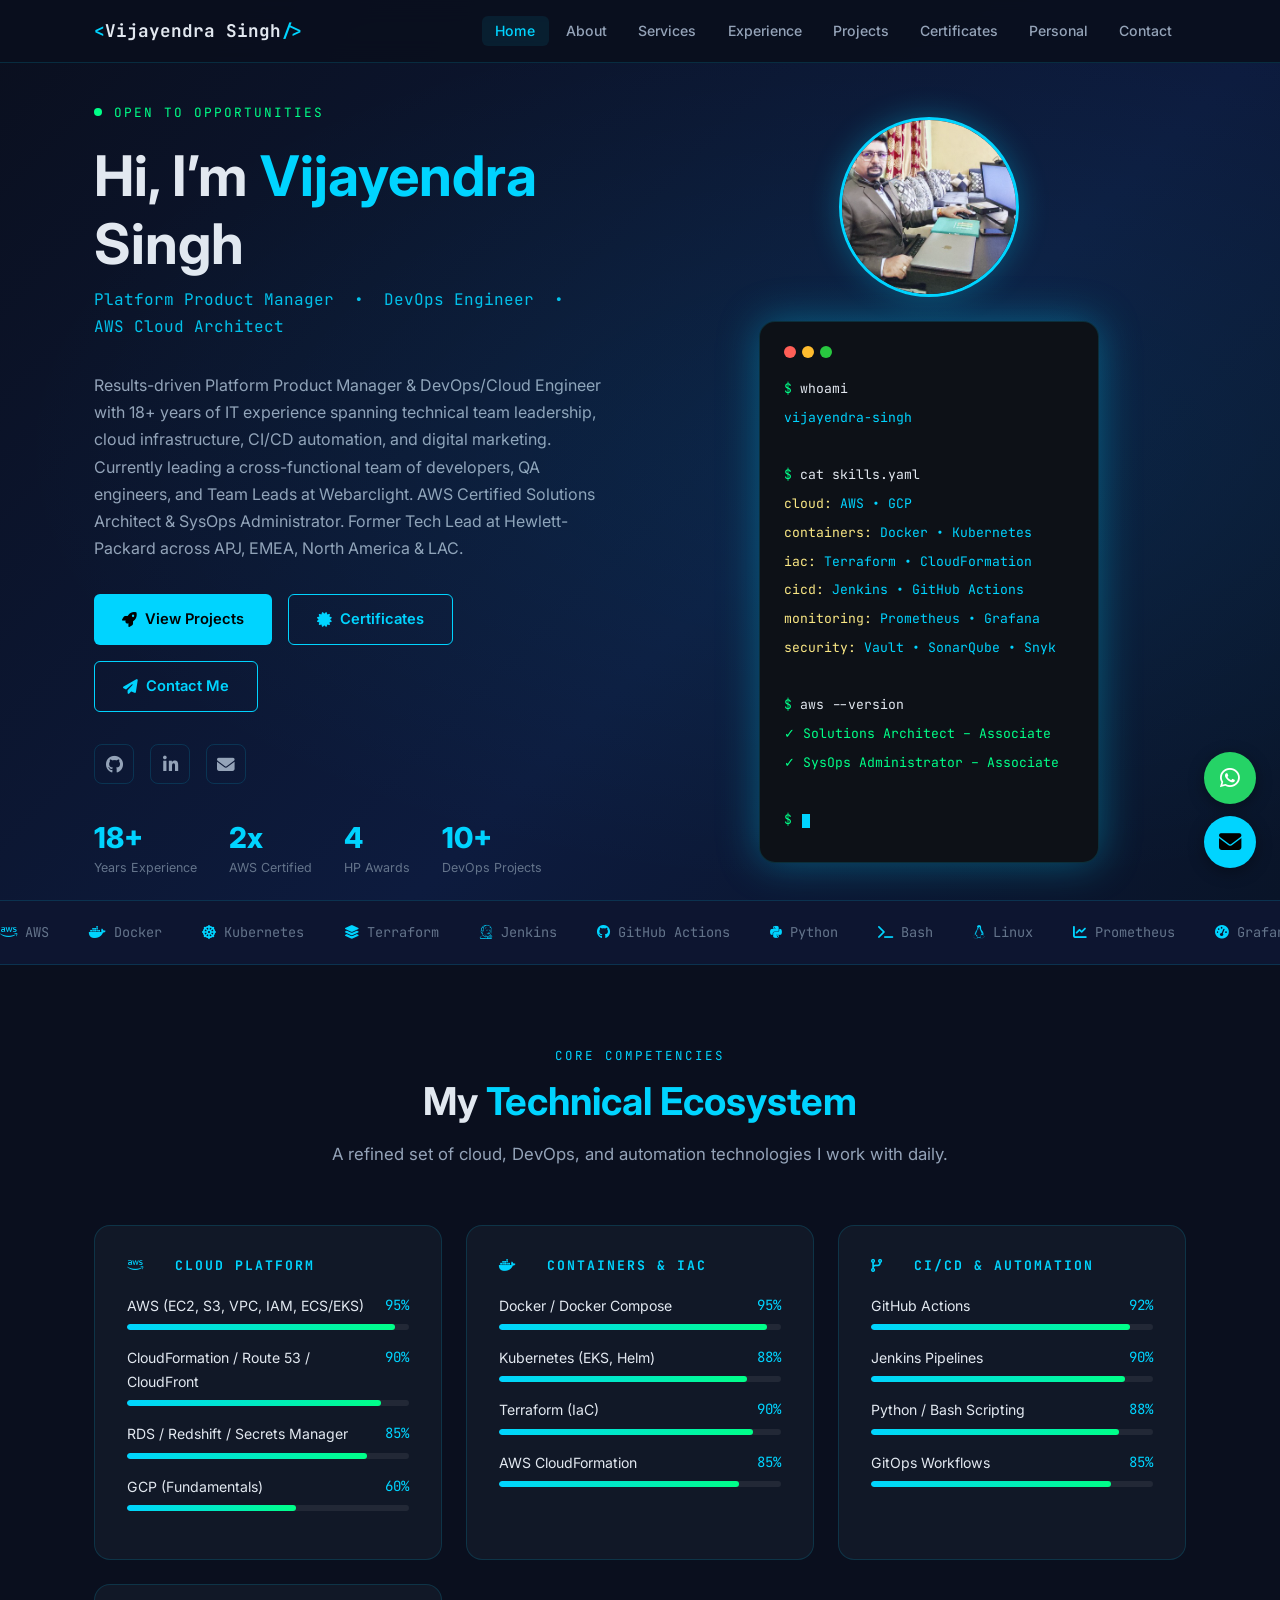
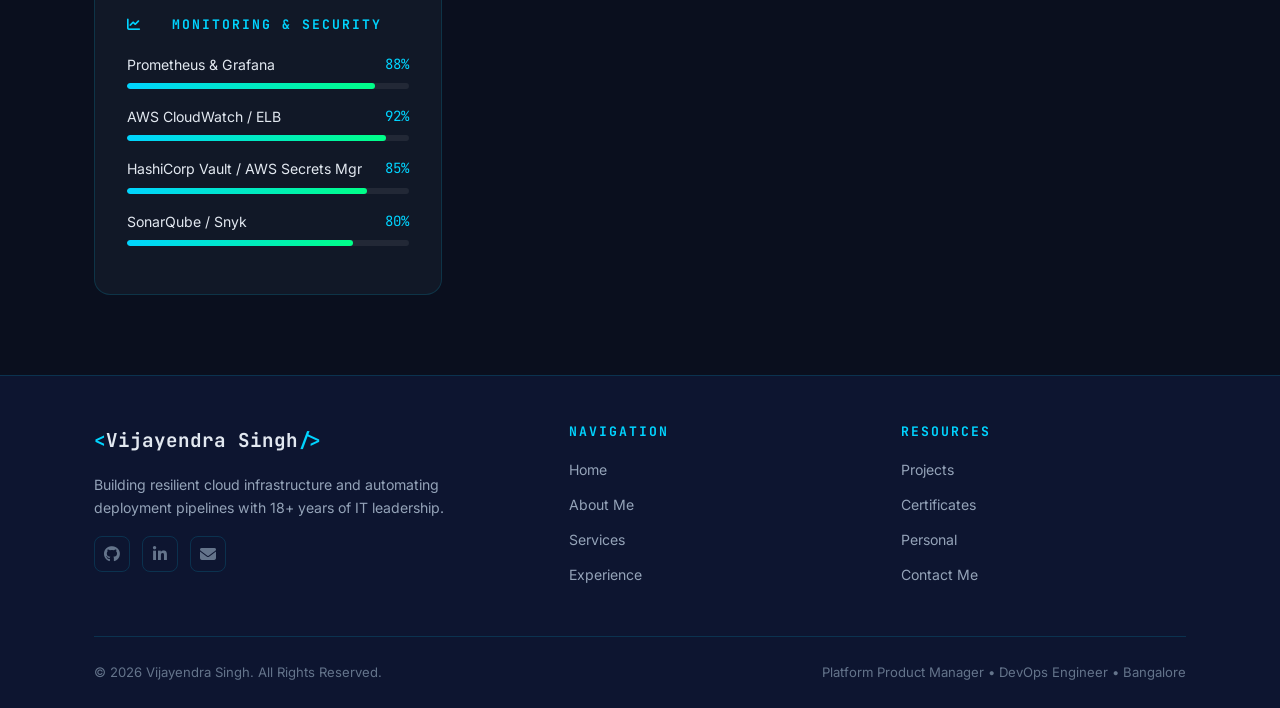
<file: index.html>
<!DOCTYPE html>
<html lang="en">
<head>
  <meta charset="UTF-8">
  <meta name="viewport" content="width=device-width, initial-scale=1.0">
  <link rel="stylesheet" href="assets/css/style.css">
  <link rel="stylesheet" href="https://cdnjs.cloudflare.com/ajax/libs/font-awesome/6.5.0/css/all.min.css">
  <link rel="preconnect" href="https://fonts.googleapis.com">
  <link href="https://fonts.googleapis.com/css2?family=Inter:wght@400;500;600;700;800&family=JetBrains+Mono:wght@400;600;700&display=swap" rel="stylesheet">
  <title>Vijayendra Singh | Platform Product Manager &amp; DevOps Engineer</title>
  <meta name="description" content="Platform Product Manager and DevOps Engineer with 18+ years of IT experience. AWS Certified, ex-Hewlett-Packard Tech Lead.">
</head>
<body>
<nav class="navbar">
  <div class="container">
    <a href="index.html" class="nav-logo">&lt;<span>Vijayendra Singh</span>/&gt;</a>
    <ul class="nav-links" id="navLinks">
      <li><a href="index.html">Home</a></li>
      <li><a href="about.html">About</a></li>
      <li><a href="services.html">Services</a></li>
      <li><a href="experience.html">Experience</a></li>
      <li><a href="projects.html">Projects</a></li>
      <li><a href="certificates.html">Certificates</a></li>
      <li><a href="personal/index.html">Personal</a></li>
      <li><a href="contact.html">Contact</a></li>
    </ul>
    <span class="nav-toggle" onclick="document.getElementById('navLinks').classList.toggle('open')">&#9776;</span>
  </div>
</nav>

<!-- HERO -->
<section class="hero">
  <div class="container">
    <div class="hero-grid">
      <div class="hero-content">
        <div class="hero-label">
          <span class="hero-label-dot"></span>
          <span class="hero-label-text">Open to opportunities</span>
        </div>
        <h1>Hi, I&rsquo;m <span>Vijayendra</span> Singh</h1>
        <p class="hero-subtitle">Platform Product Manager &nbsp;&bull;&nbsp; DevOps Engineer &nbsp;&bull;&nbsp; AWS Cloud Architect</p>
        <p>Results-driven Platform Product Manager &amp; DevOps/Cloud Engineer with 18+ years of IT experience spanning technical team leadership, cloud infrastructure, CI/CD automation, and digital marketing. Currently leading a cross-functional team of developers, QA engineers, and Team Leads at Webarclight. AWS Certified Solutions Architect &amp; SysOps Administrator. Former Tech Lead at Hewlett-Packard across APJ, EMEA, North America &amp; LAC.</p>
        <div class="hero-cta">
          <a href="projects.html" class="btn btn-primary"><i class="fas fa-rocket"></i> View Projects</a>
          <a href="certificates.html" class="btn btn-outline"><i class="fas fa-certificate"></i> Certificates</a>
          <a href="contact.html" class="btn btn-outline"><i class="fas fa-paper-plane"></i> Contact Me</a>
        </div>
        <div class="hero-social">
          <a href="https://github.com/vizz-bob" target="_blank" title="GitHub"><i class="fab fa-github"></i></a>
          <a href="https://www.linkedin.com/in/vijayendra-s/" target="_blank" title="LinkedIn"><i class="fab fa-linkedin-in"></i></a>
          <a href="mailto:vizz.bob@gmail.com" title="Email"><i class="fas fa-envelope"></i></a>
        </div>
        <div class="hero-stats">
          <div class="stat"><div class="stat-number">18+</div><div class="stat-label">Years Experience</div></div>
          <div class="stat"><div class="stat-number">2x</div><div class="stat-label">AWS Certified</div></div>
          <div class="stat"><div class="stat-number">4</div><div class="stat-label">HP Awards</div></div>
          <div class="stat"><div class="stat-number">10+</div><div class="stat-label">DevOps Projects</div></div>
        </div>
      </div>
      <div class="hero-visual">
        <div style="display:flex;flex-direction:column;align-items:center;gap:1.5rem">
        <div style="width:180px;height:180px;border-radius:50%;border:3px solid var(--accent-cyan);box-shadow:0 0 30px rgba(0,212,255,0.3);overflow:hidden;flex-shrink:0">
          <img src="assets/images/profile.jpg" alt="Vijayendra Singh"
               style="width:100%;height:100%;object-fit:cover"
               onerror="this.parentElement.style.background='rgba(0,212,255,0.1)';this.parentElement.innerHTML='<i class=\'fas fa-user-astronaut\' style=\'font-size:4rem;color:var(--accent-cyan);display:flex;align-items:center;justify-content:center;height:100%\'></i>'">
        </div>
        <div class="hero-terminal">
          <div class="terminal-bar">
            <span class="t-red"></span><span class="t-yellow"></span><span class="t-green"></span>
          </div>
          <div class="terminal-line"><span class="t-prompt">$</span> <span class="t-cmd">whoami</span></div>
          <div class="terminal-line"><span class="t-cyan">vijayendra-singh</span></div>
          <div class="terminal-line">&nbsp;</div>
          <div class="terminal-line"><span class="t-prompt">$</span> <span class="t-cmd">cat skills.yaml</span></div>
          <div class="terminal-line"><span class="t-yellow">cloud:</span> <span class="t-cyan">AWS &bull; GCP</span></div>
          <div class="terminal-line"><span class="t-yellow">containers:</span> <span class="t-cyan">Docker &bull; Kubernetes</span></div>
          <div class="terminal-line"><span class="t-yellow">iac:</span> <span class="t-cyan">Terraform &bull; CloudFormation</span></div>
          <div class="terminal-line"><span class="t-yellow">cicd:</span> <span class="t-cyan">Jenkins &bull; GitHub Actions</span></div>
          <div class="terminal-line"><span class="t-yellow">monitoring:</span> <span class="t-cyan">Prometheus &bull; Grafana</span></div>
          <div class="terminal-line"><span class="t-yellow">security:</span> <span class="t-cyan">Vault &bull; SonarQube &bull; Snyk</span></div>
          <div class="terminal-line">&nbsp;</div>
          <div class="terminal-line"><span class="t-prompt">$</span> <span class="t-cmd">aws --version</span></div>
          <div class="terminal-line"><span class="t-success">&#10003; Solutions Architect – Associate</span></div>
          <div class="terminal-line"><span class="t-success">&#10003; SysOps Administrator – Associate</span></div>
          <div class="terminal-line">&nbsp;</div>
          <div class="terminal-line"><span class="t-prompt">$</span> <span class="t-cursor"></span><span class="cursor"></span></div>
        </div>
        </div><!-- end flex column -->
      </div>
    </div>
  </div>
</section>

<!-- TECH STRIP -->
<div class="tech-strip">
  <div class="tech-strip-inner">
    <span class="tech-item"><i class="fab fa-aws"></i> AWS</span>
    <span class="tech-item"><i class="fab fa-docker"></i> Docker</span>
    <span class="tech-item"><i class="fas fa-dharmachakra"></i> Kubernetes</span>
    <span class="tech-item"><i class="fas fa-layer-group"></i> Terraform</span>
    <span class="tech-item"><i class="fab fa-jenkins"></i> Jenkins</span>
    <span class="tech-item"><i class="fab fa-github"></i> GitHub Actions</span>
    <span class="tech-item"><i class="fab fa-python"></i> Python</span>
    <span class="tech-item"><i class="fas fa-terminal"></i> Bash</span>
    <span class="tech-item"><i class="fab fa-linux"></i> Linux</span>
    <span class="tech-item"><i class="fas fa-chart-line"></i> Prometheus</span>
    <span class="tech-item"><i class="fas fa-tachometer-alt"></i> Grafana</span>
    <span class="tech-item"><i class="fas fa-shield-alt"></i> Vault</span>
    <!-- duplicate for seamless loop -->
    <span class="tech-item"><i class="fab fa-aws"></i> AWS</span>
    <span class="tech-item"><i class="fab fa-docker"></i> Docker</span>
    <span class="tech-item"><i class="fas fa-dharmachakra"></i> Kubernetes</span>
    <span class="tech-item"><i class="fas fa-layer-group"></i> Terraform</span>
    <span class="tech-item"><i class="fab fa-jenkins"></i> Jenkins</span>
    <span class="tech-item"><i class="fab fa-github"></i> GitHub Actions</span>
    <span class="tech-item"><i class="fab fa-python"></i> Python</span>
    <span class="tech-item"><i class="fas fa-terminal"></i> Bash</span>
    <span class="tech-item"><i class="fab fa-linux"></i> Linux</span>
    <span class="tech-item"><i class="fas fa-chart-line"></i> Prometheus</span>
    <span class="tech-item"><i class="fas fa-tachometer-alt"></i> Grafana</span>
    <span class="tech-item"><i class="fas fa-shield-alt"></i> Vault</span>
  </div>
</div>

<!-- CORE COMPETENCIES -->
<section class="section">
  <div class="container">
    <div class="section-header text-center">
      <div class="section-label">Core Competencies</div>
      <h2 class="section-title">My <span>Technical Ecosystem</span></h2>
      <p class="section-subtitle">A refined set of cloud, DevOps, and automation technologies I work with daily.</p>
    </div>
    <div class="skills-grid">
      <div class="card skill-category">
        <h4><i class="fab fa-aws"></i> &nbsp; Cloud Platform</h4>
        <div class="skill-bar-wrap"><div class="skill-bar-header"><span>AWS (EC2, S3, VPC, IAM, ECS/EKS)</span><span>95%</span></div><div class="skill-bar"><div class="skill-fill" style="width:95%"></div></div></div>
        <div class="skill-bar-wrap"><div class="skill-bar-header"><span>CloudFormation / Route 53 / CloudFront</span><span>90%</span></div><div class="skill-bar"><div class="skill-fill" style="width:90%"></div></div></div>
        <div class="skill-bar-wrap"><div class="skill-bar-header"><span>RDS / Redshift / Secrets Manager</span><span>85%</span></div><div class="skill-bar"><div class="skill-fill" style="width:85%"></div></div></div>
        <div class="skill-bar-wrap"><div class="skill-bar-header"><span>GCP (Fundamentals)</span><span>60%</span></div><div class="skill-bar"><div class="skill-fill" style="width:60%"></div></div></div>
      </div>
      <div class="card skill-category">
        <h4><i class="fab fa-docker"></i> &nbsp; Containers &amp; IaC</h4>
        <div class="skill-bar-wrap"><div class="skill-bar-header"><span>Docker / Docker Compose</span><span>95%</span></div><div class="skill-bar"><div class="skill-fill" style="width:95%"></div></div></div>
        <div class="skill-bar-wrap"><div class="skill-bar-header"><span>Kubernetes (EKS, Helm)</span><span>88%</span></div><div class="skill-bar"><div class="skill-fill" style="width:88%"></div></div></div>
        <div class="skill-bar-wrap"><div class="skill-bar-header"><span>Terraform (IaC)</span><span>90%</span></div><div class="skill-bar"><div class="skill-fill" style="width:90%"></div></div></div>
        <div class="skill-bar-wrap"><div class="skill-bar-header"><span>AWS CloudFormation</span><span>85%</span></div><div class="skill-bar"><div class="skill-fill" style="width:85%"></div></div></div>
      </div>
      <div class="card skill-category">
        <h4><i class="fas fa-code-branch"></i> &nbsp; CI/CD &amp; Automation</h4>
        <div class="skill-bar-wrap"><div class="skill-bar-header"><span>GitHub Actions</span><span>92%</span></div><div class="skill-bar"><div class="skill-fill" style="width:92%"></div></div></div>
        <div class="skill-bar-wrap"><div class="skill-bar-header"><span>Jenkins Pipelines</span><span>90%</span></div><div class="skill-bar"><div class="skill-fill" style="width:90%"></div></div></div>
        <div class="skill-bar-wrap"><div class="skill-bar-header"><span>Python / Bash Scripting</span><span>88%</span></div><div class="skill-bar"><div class="skill-fill" style="width:88%"></div></div></div>
        <div class="skill-bar-wrap"><div class="skill-bar-header"><span>GitOps Workflows</span><span>85%</span></div><div class="skill-bar"><div class="skill-fill" style="width:85%"></div></div></div>
      </div>
      <div class="card skill-category">
        <h4><i class="fas fa-chart-line"></i> &nbsp; Monitoring &amp; Security</h4>
        <div class="skill-bar-wrap"><div class="skill-bar-header"><span>Prometheus &amp; Grafana</span><span>88%</span></div><div class="skill-bar"><div class="skill-fill" style="width:88%"></div></div></div>
        <div class="skill-bar-wrap"><div class="skill-bar-header"><span>AWS CloudWatch / ELB</span><span>92%</span></div><div class="skill-bar"><div class="skill-fill" style="width:92%"></div></div></div>
        <div class="skill-bar-wrap"><div class="skill-bar-header"><span>HashiCorp Vault / AWS Secrets Mgr</span><span>85%</span></div><div class="skill-bar"><div class="skill-fill" style="width:85%"></div></div></div>
        <div class="skill-bar-wrap"><div class="skill-bar-header"><span>SonarQube / Snyk</span><span>80%</span></div><div class="skill-bar"><div class="skill-fill" style="width:80%"></div></div></div>
      </div>
    </div>
  </div>
</section>

<footer>
  <div class="container">
    <div class="footer-top">
      <div class="footer-brand">
        <div class="nav-logo">&lt;<span>Vijayendra Singh</span>/&gt;</div>
        <p>Building resilient cloud infrastructure and automating deployment pipelines with 18+ years of IT leadership.</p>
        <div class="footer-social">
          <a href="https://github.com/vizz-bob" target="_blank"><i class="fab fa-github"></i></a>
          <a href="https://www.linkedin.com/in/vijayendra-s/" target="_blank"><i class="fab fa-linkedin-in"></i></a>
          <a href="mailto:vizz.bob@gmail.com"><i class="fas fa-envelope"></i></a>
        </div>
      </div>
      <div class="footer-col">
        <h4>Navigation</h4>
        <ul>
          <li><a href="index.html">Home</a></li>
          <li><a href="about.html">About Me</a></li>
          <li><a href="services.html">Services</a></li>
          <li><a href="experience.html">Experience</a></li>
        </ul>
      </div>
      <div class="footer-col">
        <h4>Resources</h4>
        <ul>
          <li><a href="projects.html">Projects</a></li>
          <li><a href="certificates.html">Certificates</a></li>
      <li><a href="personal/index.html">Personal</a></li>
          <li><a href="contact.html">Contact Me</a></li>
        </ul>
      </div>
    </div>
    <div class="footer-bottom">
      <span>&copy; 2026 Vijayendra Singh. All Rights Reserved.</span>
      <span>Platform Product Manager &bull; DevOps Engineer &bull; Bangalore</span>
    </div>
  </div>
</footer>
<script>
  // Highlight active nav link
  const links = document.querySelectorAll('.nav-links a');
  links.forEach(l => { if(l.href === location.href) l.classList.add('active'); });
</script>

<!-- FLOATING CHAT BUTTONS -->
<div class="float-chat-wrap">
  <a href="https://wa.me/919036336111?text=Hi%20Vijayendra%2C%20I%20found%20your%20portfolio%20and%20would%20like%20to%20connect!" 
     target="_blank" class="float-btn whatsapp" title="WhatsApp">
    <i class="fab fa-whatsapp"></i>
    <span class="float-tooltip">Chat on WhatsApp</span>
  </a>
  <a href="mailto:vizz.bob@gmail.com?subject=Portfolio%20Enquiry" 
     class="float-btn email-btn" title="Email">
    <i class="fas fa-envelope"></i>
    <span class="float-tooltip">Send Email</span>
  </a>
</div>
</body>
</html>
</file>
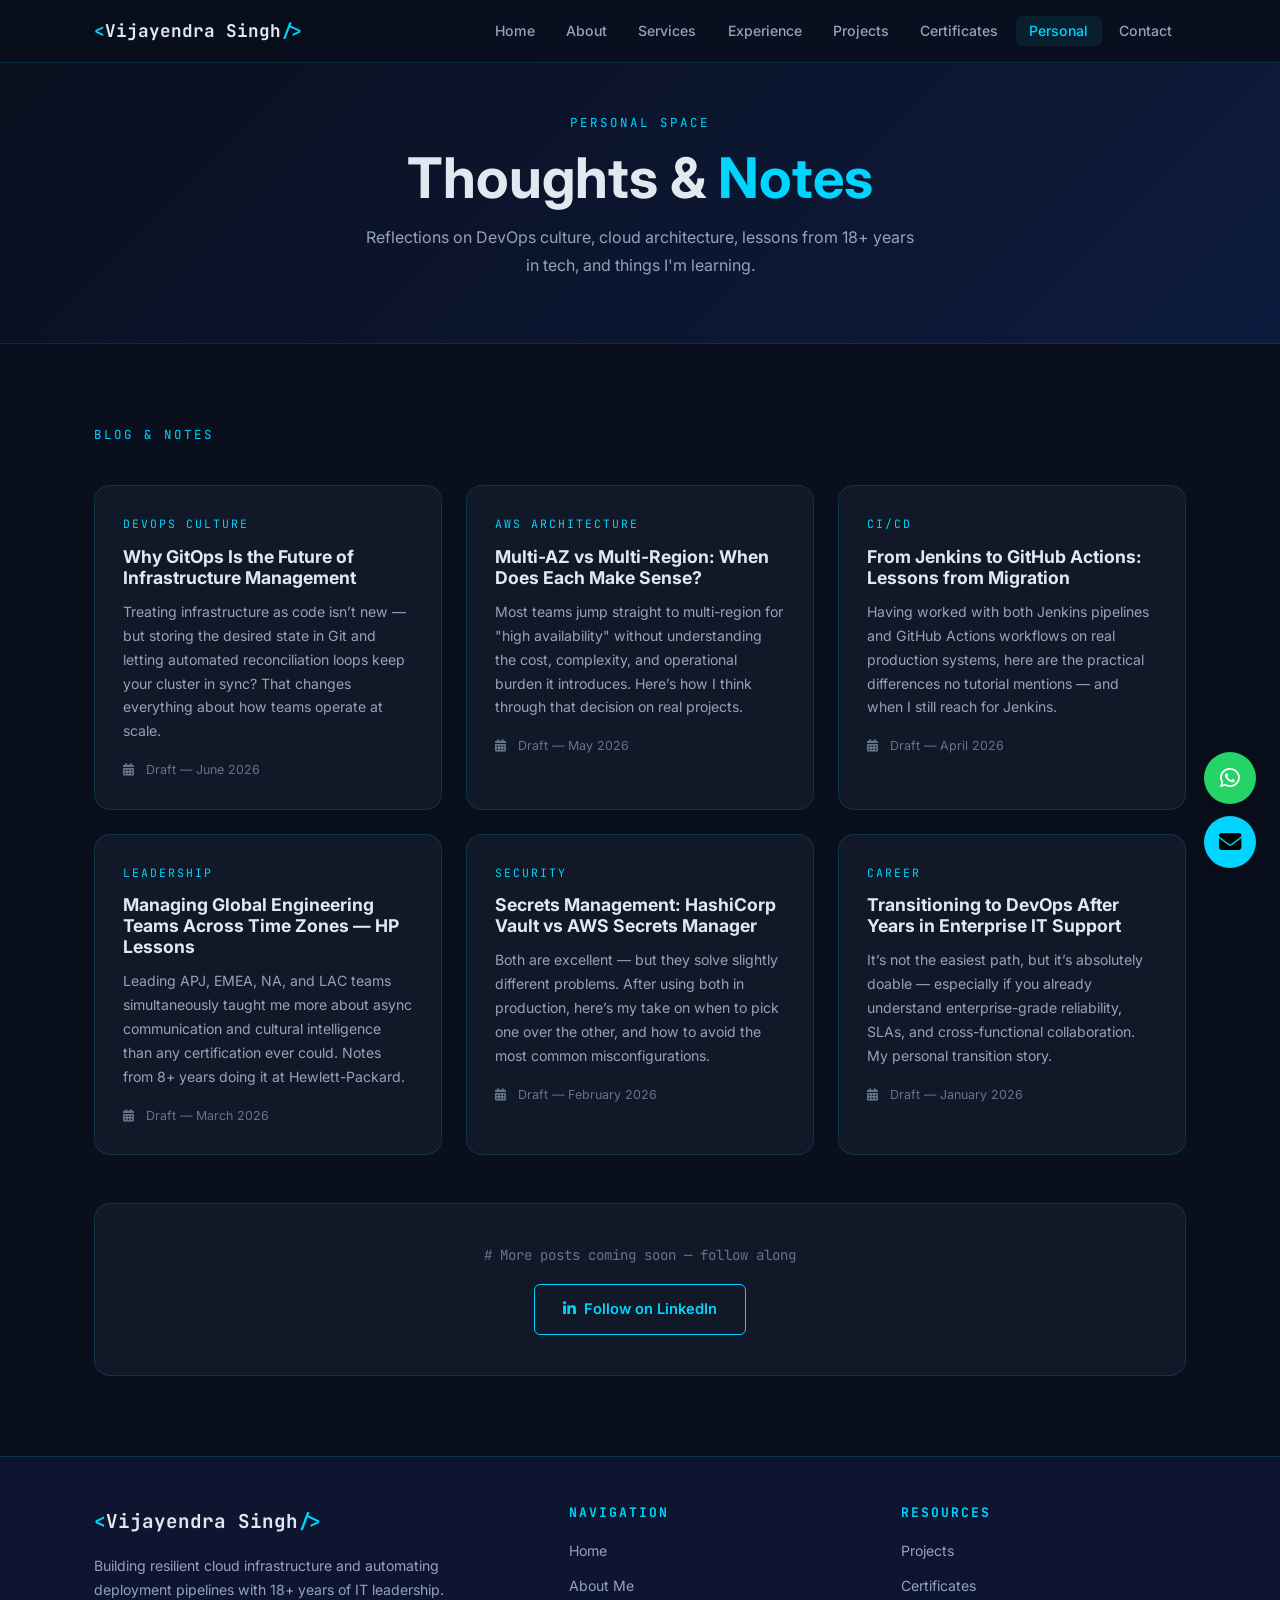
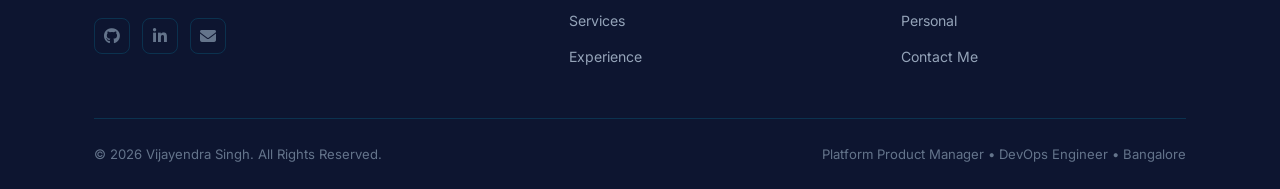
<file: personal/index.html>
<!DOCTYPE html>
<html lang="en">
<head>
  <meta charset="UTF-8"><meta name="viewport" content="width=device-width, initial-scale=1.0">
  <title>Personal | Vijayendra Singh</title>
  <meta name="description" content="Personal notes, blog posts, and thoughts on DevOps, cloud, and technology by Vijayendra Singh.">
  <link rel="stylesheet" href="../assets/css/style.css">
  <link rel="stylesheet" href="https://cdnjs.cloudflare.com/ajax/libs/font-awesome/6.5.0/css/all.min.css">
  <link href="https://fonts.googleapis.com/css2?family=Inter:wght@400;500;600;700;800&family=JetBrains+Mono:wght@400;600;700&display=swap" rel="stylesheet">
</head>
<body>
<nav class="navbar">
  <div class="container">
    <a href="../index.html" class="nav-logo">&lt;<span>Vijayendra Singh</span>/&gt;</a>
    <ul class="nav-links" id="navLinks">
      <li><a href="../index.html">Home</a></li>
      <li><a href="../about.html">About</a></li>
      <li><a href="../services.html">Services</a></li>
      <li><a href="../experience.html">Experience</a></li>
      <li><a href="../projects.html">Projects</a></li>
      <li><a href="../certificates.html">Certificates</a></li>
      <li><a href="index.html">Personal</a></li>
      <li><a href="../contact.html">Contact</a></li>
    </ul>
    <span class="nav-toggle" onclick="document.getElementById('navLinks').classList.toggle('open')">&#9776;</span>
  </div>
</nav>
<div class="page-hero">
  <div class="container">
    <div class="section-label">Personal Space</div>
    <h1>Thoughts &amp; <span style="color:var(--accent-cyan)">Notes</span></h1>
    <p style="margin-top:.75rem;color:var(--text-secondary);max-width:560px;margin-left:auto;margin-right:auto;">
      Reflections on DevOps culture, cloud architecture, lessons from 18+ years in tech, and things I'm learning.
    </p>
  </div>
</div>

<section class="section">
  <div class="container">
    <div class="section-label" style="margin-bottom:2.5rem">Blog &amp; Notes</div>

    <div class="blog-grid">

      <div class="blog-card">
        <div class="blog-cat">DevOps Culture</div>
        <h3>Why GitOps Is the Future of Infrastructure Management</h3>
        <p>Treating infrastructure as code isn&rsquo;t new — but storing the desired state in Git and letting automated reconciliation loops keep your cluster in sync? That changes everything about how teams operate at scale.</p>
        <div class="blog-date"><i class="fas fa-calendar-alt"></i> &nbsp; Draft — June 2026</div>
      </div>

      <div class="blog-card">
        <div class="blog-cat">AWS Architecture</div>
        <h3>Multi-AZ vs Multi-Region: When Does Each Make Sense?</h3>
        <p>Most teams jump straight to multi-region for "high availability" without understanding the cost, complexity, and operational burden it introduces. Here&rsquo;s how I think through that decision on real projects.</p>
        <div class="blog-date"><i class="fas fa-calendar-alt"></i> &nbsp; Draft — May 2026</div>
      </div>

      <div class="blog-card">
        <div class="blog-cat">CI/CD</div>
        <h3>From Jenkins to GitHub Actions: Lessons from Migration</h3>
        <p>Having worked with both Jenkins pipelines and GitHub Actions workflows on real production systems, here are the practical differences no tutorial mentions — and when I still reach for Jenkins.</p>
        <div class="blog-date"><i class="fas fa-calendar-alt"></i> &nbsp; Draft — April 2026</div>
      </div>

      <div class="blog-card">
        <div class="blog-cat">Leadership</div>
        <h3>Managing Global Engineering Teams Across Time Zones — HP Lessons</h3>
        <p>Leading APJ, EMEA, NA, and LAC teams simultaneously taught me more about async communication and cultural intelligence than any certification ever could. Notes from 8+ years doing it at Hewlett-Packard.</p>
        <div class="blog-date"><i class="fas fa-calendar-alt"></i> &nbsp; Draft — March 2026</div>
      </div>

      <div class="blog-card">
        <div class="blog-cat">Security</div>
        <h3>Secrets Management: HashiCorp Vault vs AWS Secrets Manager</h3>
        <p>Both are excellent — but they solve slightly different problems. After using both in production, here&rsquo;s my take on when to pick one over the other, and how to avoid the most common misconfigurations.</p>
        <div class="blog-date"><i class="fas fa-calendar-alt"></i> &nbsp; Draft — February 2026</div>
      </div>

      <div class="blog-card">
        <div class="blog-cat">Career</div>
        <h3>Transitioning to DevOps After Years in Enterprise IT Support</h3>
        <p>It&rsquo;s not the easiest path, but it&rsquo;s absolutely doable — especially if you already understand enterprise-grade reliability, SLAs, and cross-functional collaboration. My personal transition story.</p>
        <div class="blog-date"><i class="fas fa-calendar-alt"></i> &nbsp; Draft — January 2026</div>
      </div>

    </div>

    <div style="text-align:center;margin-top:3rem;padding:2.5rem;background:var(--bg-card);border:1px solid var(--border);border-radius:var(--radius-lg)">
      <p style="color:var(--text-muted);font-family:var(--font-mono);font-size:.88rem;margin-bottom:1rem"># More posts coming soon — follow along</p>
      <a href="https://www.linkedin.com/in/vijayendra-s/" target="_blank" class="btn btn-outline"><i class="fab fa-linkedin-in"></i> Follow on LinkedIn</a>
    </div>
  </div>
</section>

<footer>
  <div class="container">
    <div class="footer-top">
      <div class="footer-brand">
        <div class="nav-logo">&lt;<span>Vijayendra Singh</span>/&gt;</div>
        <p>Building resilient cloud infrastructure and automating deployment pipelines with 18+ years of IT leadership.</p>
        <div class="footer-social">
          <a href="https://github.com/vizz-bob" target="_blank"><i class="fab fa-github"></i></a>
          <a href="https://www.linkedin.com/in/vijayendra-s/" target="_blank"><i class="fab fa-linkedin-in"></i></a>
          <a href="mailto:vizz.bob@gmail.com"><i class="fas fa-envelope"></i></a>
        </div>
      </div>
      <div class="footer-col">
        <h4>Navigation</h4>
        <ul>
          <li><a href="../index.html">Home</a></li>
          <li><a href="../about.html">About Me</a></li>
          <li><a href="../services.html">Services</a></li>
          <li><a href="../experience.html">Experience</a></li>
        </ul>
      </div>
      <div class="footer-col">
        <h4>Resources</h4>
        <ul>
          <li><a href="../projects.html">Projects</a></li>
          <li><a href="../certificates.html">Certificates</a></li>
      <li><a href="index.html">Personal</a></li>
          <li><a href="../contact.html">Contact Me</a></li>
        </ul>
      </div>
    </div>
    <div class="footer-bottom">
      <span>&copy; 2026 Vijayendra Singh. All Rights Reserved.</span>
      <span>Platform Product Manager &bull; DevOps Engineer &bull; Bangalore</span>
    </div>
  </div>
</footer>
<script>
  const links = document.querySelectorAll('.nav-links a');
  links.forEach(l => { if(l.href === location.href) l.classList.add('active'); });
</script>

<!-- FLOATING CHAT BUTTONS -->
<div class="float-chat-wrap">
  <a href="https://wa.me/919036336111?text=Hi%20Vijayendra%2C%20I%20found%20your%20portfolio%20and%20would%20like%20to%20connect!" 
     target="_blank" class="float-btn whatsapp" title="WhatsApp">
    <i class="fab fa-whatsapp"></i>
    <span class="float-tooltip">Chat on WhatsApp</span>
  </a>
  <a href="mailto:vizz.bob@gmail.com?subject=Portfolio%20Enquiry" 
     class="float-btn email-btn" title="Email">
    <i class="fas fa-envelope"></i>
    <span class="float-tooltip">Send Email</span>
  </a>
</div>
</body>
</html>
</file>
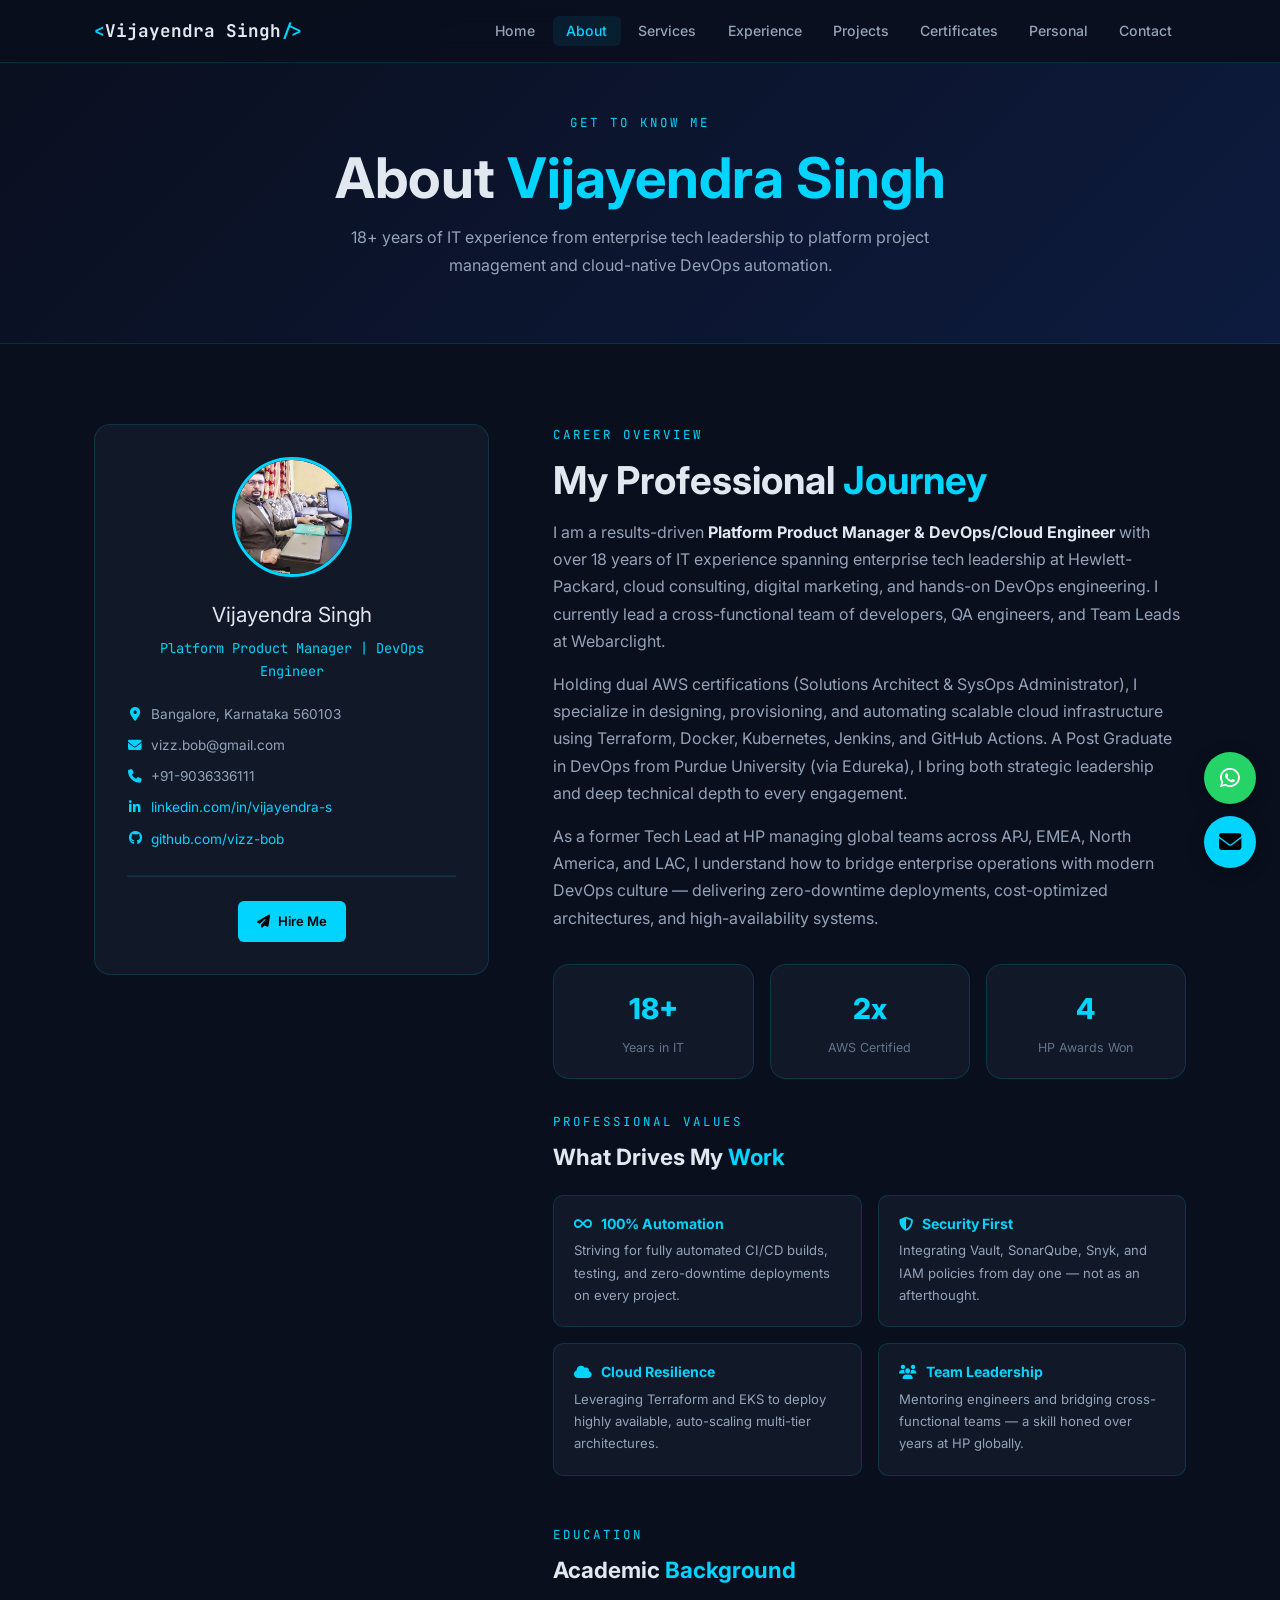
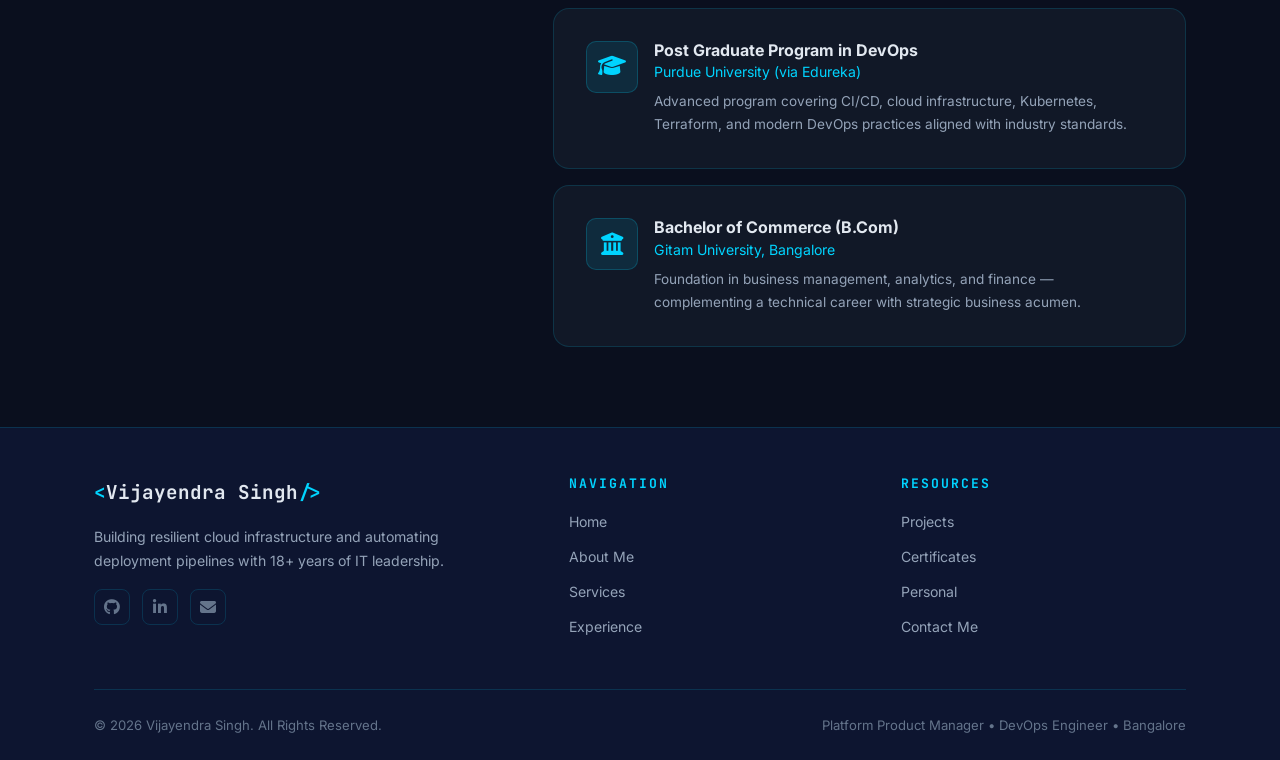
<file: about.html>
<!DOCTYPE html>
<html lang="en">
<head><meta charset="UTF-8">
  <meta name="viewport" content="width=device-width, initial-scale=1.0">
  <title>About | Vijayendra Singh</title>
  <meta name="description" content="Professional background, career journey, values, and education of Vijayendra Singh – Platform Product Manager, DevOps Engineer & AWS Cloud Architect.">
  <link rel="stylesheet" href="assets/css/style.css">
  <link rel="stylesheet" href="https://cdnjs.cloudflare.com/ajax/libs/font-awesome/6.5.0/css/all.min.css">
  <link href="https://fonts.googleapis.com/css2?family=Inter:wght@400;500;600;700;800&family=JetBrains+Mono:wght@400;600;700&display=swap" rel="stylesheet"></head>
<body>
<nav class="navbar">
  <div class="container">
    <a href="index.html" class="nav-logo">&lt;<span>Vijayendra Singh</span>/&gt;</a>
    <ul class="nav-links" id="navLinks">
      <li><a href="index.html">Home</a></li>
      <li><a href="about.html">About</a></li>
      <li><a href="services.html">Services</a></li>
      <li><a href="experience.html">Experience</a></li>
      <li><a href="projects.html">Projects</a></li>
      <li><a href="certificates.html">Certificates</a></li>
      <li><a href="personal/index.html">Personal</a></li>
      <li><a href="contact.html">Contact</a></li>
    </ul>
    <span class="nav-toggle" onclick="document.getElementById('navLinks').classList.toggle('open')">&#9776;</span>
  </div>
</nav>
<div class="page-hero">
  <div class="container">
    <div class="section-label">Get to Know Me</div>
    <h1>About <span style="color:var(--accent-cyan)">Vijayendra Singh</span></h1>
    <p style="margin-top:.75rem;color:var(--text-secondary);max-width:600px;margin-left:auto;margin-right:auto;">
      18+ years of IT experience from enterprise tech leadership to platform project management and cloud-native DevOps automation.
    </p>
  </div>
</div>

<section class="section">
  <div class="container">
    <div class="about-grid">
      <!-- Sidebar -->
      <div class="profile-box">
        <div class="profile-avatar" style="overflow:hidden;padding:0">
          <img src="assets/images/profile.jpg" alt="Vijayendra Singh"
               style="width:100%;height:100%;object-fit:cover;border-radius:50%"
               onerror="this.style.display='none';this.nextElementSibling.style.display='flex'">
          <i class="fas fa-user-astronaut" style="display:none;width:100%;height:100%;align-items:center;justify-content:center;font-size:3rem"></i>
        </div>
        <div class="profile-name">Vijayendra Singh</div>
        <div class="profile-title">Platform Product Manager | DevOps Engineer</div>
        <div class="profile-detail"><i class="fas fa-map-marker-alt"></i> Bangalore, Karnataka 560103</div>
        <div class="profile-detail"><i class="fas fa-envelope"></i> vizz.bob@gmail.com</div>
        <div class="profile-detail"><i class="fas fa-phone"></i> +91-9036336111</div>
        <div class="profile-detail"><i class="fab fa-linkedin-in"></i> <a href="https://www.linkedin.com/in/vijayendra-s/" target="_blank">linkedin.com/in/vijayendra-s</a></div>
        <div class="profile-detail"><i class="fab fa-github"></i> <a href="https://github.com/vizz-bob" target="_blank">github.com/vizz-bob</a></div>
        <hr style="border-color:var(--border);margin:1.5rem 0">
        <div style="display:flex;gap:.75rem;justify-content:center">
          <a href="contact.html" class="btn btn-primary" style="font-size:.82rem;padding:.6rem 1.2rem"><i class="fas fa-paper-plane"></i> Hire Me</a>
        </div>
      </div>

      <!-- Main content -->
      <div>
        <div class="section-label">Career Overview</div>
        <h2 style="margin-bottom:1rem">My Professional <span style="color:var(--accent-cyan)">Journey</span></h2>
        <p style="margin-bottom:1rem">I am a results-driven <strong style="color:var(--text-primary)">Platform Product Manager &amp; DevOps/Cloud Engineer</strong> with over 18 years of IT experience spanning enterprise tech leadership at Hewlett-Packard, cloud consulting, digital marketing, and hands-on DevOps engineering. I currently lead a cross-functional team of developers, QA engineers, and Team Leads at Webarclight.</p>
        <p style="margin-bottom:1rem">Holding dual AWS certifications (Solutions Architect &amp; SysOps Administrator), I specialize in designing, provisioning, and automating scalable cloud infrastructure using Terraform, Docker, Kubernetes, Jenkins, and GitHub Actions. A Post Graduate in DevOps from Purdue University (via Edureka), I bring both strategic leadership and deep technical depth to every engagement.</p>
        <p>As a former Tech Lead at HP managing global teams across APJ, EMEA, North America, and LAC, I understand how to bridge enterprise operations with modern DevOps culture — delivering zero-downtime deployments, cost-optimized architectures, and high-availability systems.</p>

        <div style="display:grid;grid-template-columns:repeat(3,1fr);gap:1rem;margin:2rem 0">
          <div class="card" style="text-align:center;padding:1.25rem">
            <div style="font-size:1.8rem;font-weight:800;color:var(--accent-cyan)">18+</div>
            <div style="font-size:.78rem;color:var(--text-muted);margin-top:.2rem">Years in IT</div>
          </div>
          <div class="card" style="text-align:center;padding:1.25rem">
            <div style="font-size:1.8rem;font-weight:800;color:var(--accent-cyan)">2x</div>
            <div style="font-size:.78rem;color:var(--text-muted);margin-top:.2rem">AWS Certified</div>
          </div>
          <div class="card" style="text-align:center;padding:1.25rem">
            <div style="font-size:1.8rem;font-weight:800;color:var(--accent-cyan)">4</div>
            <div style="font-size:.78rem;color:var(--text-muted);margin-top:.2rem">HP Awards Won</div>
          </div>
        </div>

        <div class="section-label" style="margin-top:2rem">Professional Values</div>
        <h3 style="margin-bottom:1.25rem">What Drives My <span style="color:var(--accent-cyan)">Work</span></h3>
        <div class="values-grid">
          <div class="value-card"><h4><i class="fas fa-infinity"></i> &nbsp; 100% Automation</h4><p>Striving for fully automated CI/CD builds, testing, and zero-downtime deployments on every project.</p></div>
          <div class="value-card"><h4><i class="fas fa-shield-alt"></i> &nbsp; Security First</h4><p>Integrating Vault, SonarQube, Snyk, and IAM policies from day one — not as an afterthought.</p></div>
          <div class="value-card"><h4><i class="fas fa-cloud"></i> &nbsp; Cloud Resilience</h4><p>Leveraging Terraform and EKS to deploy highly available, auto-scaling multi-tier architectures.</p></div>
          <div class="value-card"><h4><i class="fas fa-users"></i> &nbsp; Team Leadership</h4><p>Mentoring engineers and bridging cross-functional teams — a skill honed over years at HP globally.</p></div>
        </div>

        <div class="section-label" style="margin-top:3rem">Education</div>
        <h3 style="margin-bottom:1.5rem">Academic <span style="color:var(--accent-cyan)">Background</span></h3>
        <div class="card" style="margin-bottom:1rem">
          <div style="display:flex;gap:1rem;align-items:flex-start">
            <div class="card-icon" style="flex-shrink:0;margin-bottom:0"><i class="fas fa-graduation-cap"></i></div>
            <div>
              <h4>Post Graduate Program in DevOps</h4>
              <p style="font-size:.88rem;color:var(--accent-cyan)">Purdue University (via Edureka)</p>
              <p style="font-size:.85rem;margin-top:.4rem">Advanced program covering CI/CD, cloud infrastructure, Kubernetes, Terraform, and modern DevOps practices aligned with industry standards.</p>
            </div>
          </div>
        </div>
        <div class="card">
          <div style="display:flex;gap:1rem;align-items:flex-start">
            <div class="card-icon" style="flex-shrink:0;margin-bottom:0"><i class="fas fa-university"></i></div>
            <div>
              <h4>Bachelor of Commerce (B.Com)</h4>
              <p style="font-size:.88rem;color:var(--accent-cyan)">Gitam University, Bangalore</p>
              <p style="font-size:.85rem;margin-top:.4rem">Foundation in business management, analytics, and finance — complementing a technical career with strategic business acumen.</p>
            </div>
          </div>
        </div>
      </div>
    </div>
  </div>
</section>

<footer>
  <div class="container">
    <div class="footer-top">
      <div class="footer-brand">
        <div class="nav-logo">&lt;<span>Vijayendra Singh</span>/&gt;</div>
        <p>Building resilient cloud infrastructure and automating deployment pipelines with 18+ years of IT leadership.</p>
        <div class="footer-social">
          <a href="https://github.com/vizz-bob" target="_blank"><i class="fab fa-github"></i></a>
          <a href="https://www.linkedin.com/in/vijayendra-s/" target="_blank"><i class="fab fa-linkedin-in"></i></a>
          <a href="mailto:vizz.bob@gmail.com"><i class="fas fa-envelope"></i></a>
        </div>
      </div>
      <div class="footer-col">
        <h4>Navigation</h4>
        <ul>
          <li><a href="index.html">Home</a></li>
          <li><a href="about.html">About Me</a></li>
          <li><a href="services.html">Services</a></li>
          <li><a href="experience.html">Experience</a></li>
        </ul>
      </div>
      <div class="footer-col">
        <h4>Resources</h4>
        <ul>
          <li><a href="projects.html">Projects</a></li>
          <li><a href="certificates.html">Certificates</a></li>
      <li><a href="personal/index.html">Personal</a></li>
          <li><a href="contact.html">Contact Me</a></li>
        </ul>
      </div>
    </div>
    <div class="footer-bottom">
      <span>&copy; 2026 Vijayendra Singh. All Rights Reserved.</span>
      <span>Platform Product Manager &bull; DevOps Engineer &bull; Bangalore</span>
    </div>
  </div>
</footer>
<script>
  const links = document.querySelectorAll('.nav-links a');
  links.forEach(l => { if(l.href === location.href) l.classList.add('active'); });
</script>

<!-- FLOATING CHAT BUTTONS -->
<div class="float-chat-wrap">
  <a href="https://wa.me/919036336111?text=Hi%20Vijayendra%2C%20I%20found%20your%20portfolio%20and%20would%20like%20to%20connect!" 
     target="_blank" class="float-btn whatsapp" title="WhatsApp">
    <i class="fab fa-whatsapp"></i>
    <span class="float-tooltip">Chat on WhatsApp</span>
  </a>
  <a href="mailto:vizz.bob@gmail.com?subject=Portfolio%20Enquiry" 
     class="float-btn email-btn" title="Email">
    <i class="fas fa-envelope"></i>
    <span class="float-tooltip">Send Email</span>
  </a>
</div>
</body>
</html>
</file>
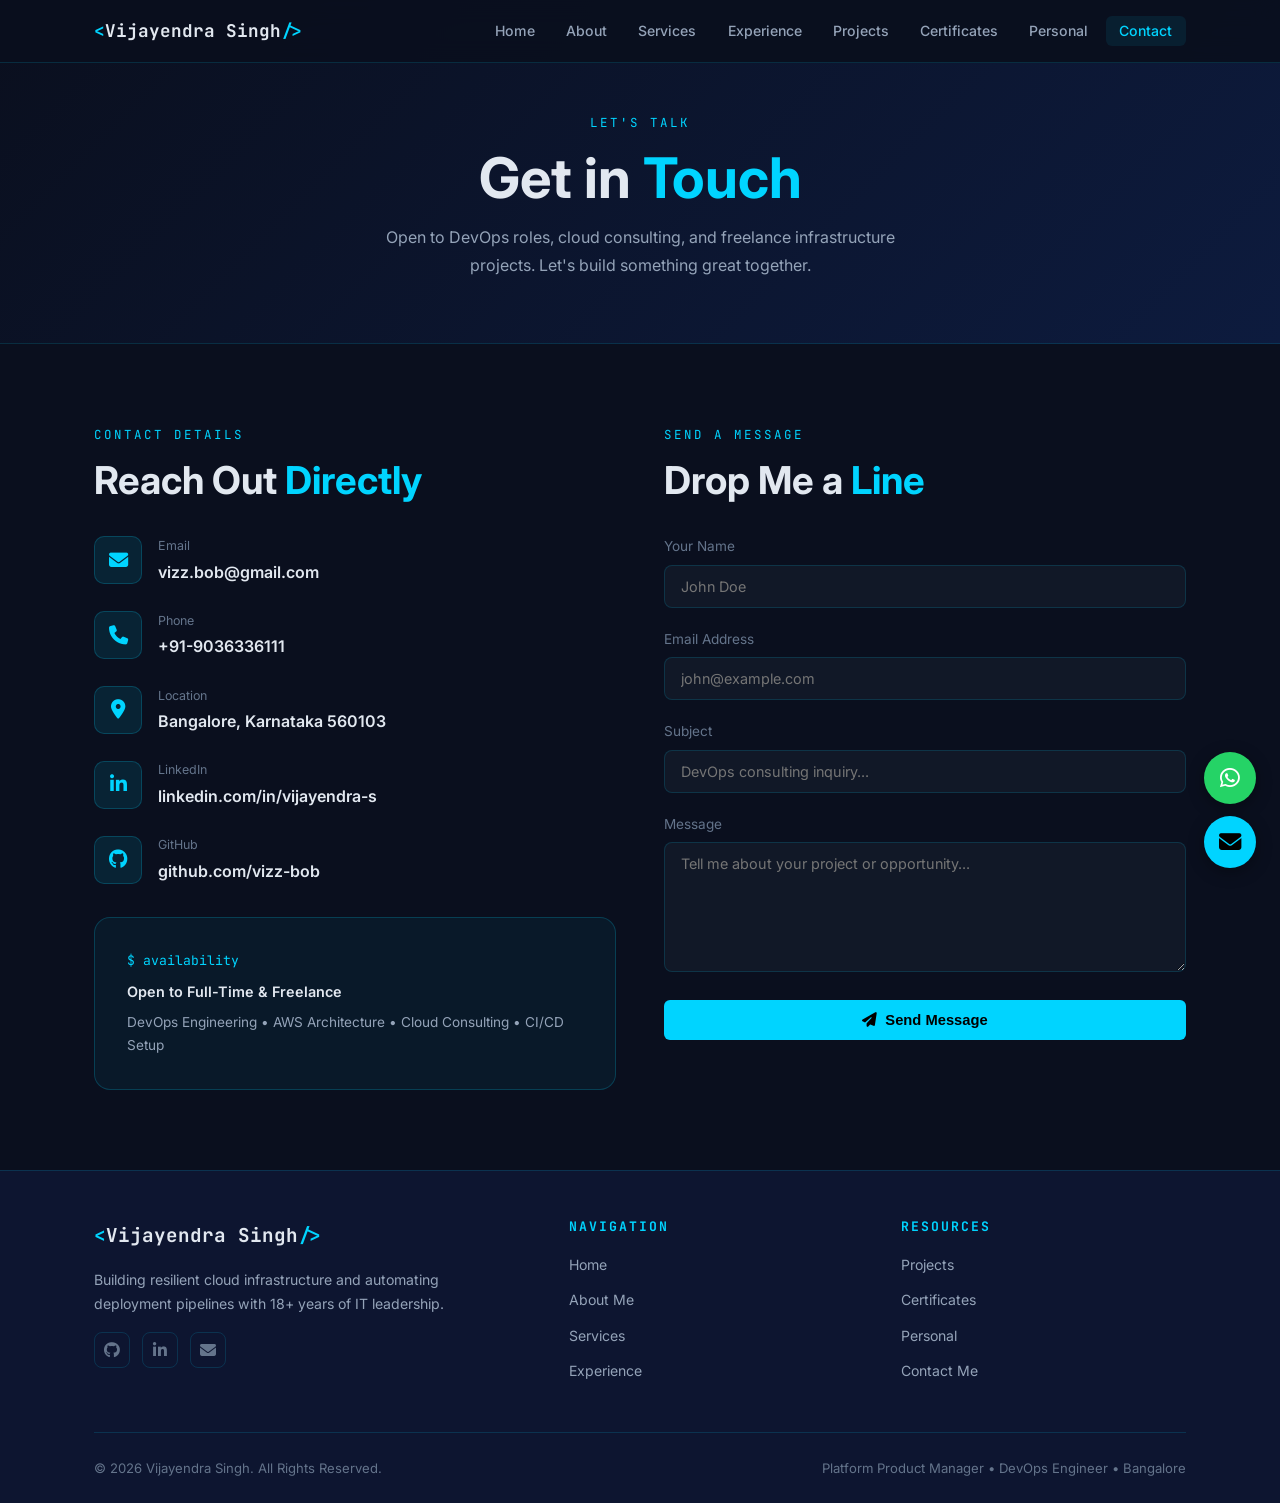
<file: contact.html>
<!DOCTYPE html>
<html lang="en">
<head>
  <meta charset="UTF-8"><meta name="viewport" content="width=device-width, initial-scale=1.0">
  <title>Contact | Vijayendra Singh</title>
  <meta name="description" content="Get in touch with Vijayendra Singh – Platform Product Manager and DevOps Engineer based in Bangalore.">
  <link rel="stylesheet" href="assets/css/style.css">
  <link rel="stylesheet" href="https://cdnjs.cloudflare.com/ajax/libs/font-awesome/6.5.0/css/all.min.css">
  <link href="https://fonts.googleapis.com/css2?family=Inter:wght@400;500;600;700;800&family=JetBrains+Mono:wght@400;600;700&display=swap" rel="stylesheet">
</head>
<body>
<nav class="navbar">
  <div class="container">
    <a href="index.html" class="nav-logo">&lt;<span>Vijayendra Singh</span>/&gt;</a>
    <ul class="nav-links" id="navLinks">
      <li><a href="index.html">Home</a></li>
      <li><a href="about.html">About</a></li>
      <li><a href="services.html">Services</a></li>
      <li><a href="experience.html">Experience</a></li>
      <li><a href="projects.html">Projects</a></li>
      <li><a href="certificates.html">Certificates</a></li>
      <li><a href="personal/index.html">Personal</a></li>
      <li><a href="contact.html">Contact</a></li>
    </ul>
    <span class="nav-toggle" onclick="document.getElementById('navLinks').classList.toggle('open')">&#9776;</span>
  </div>
</nav>
<div class="page-hero">
  <div class="container">
    <div class="section-label">Let's Talk</div>
    <h1>Get in <span style="color:var(--accent-cyan)">Touch</span></h1>
    <p style="margin-top:.75rem;color:var(--text-secondary);max-width:520px;margin-left:auto;margin-right:auto;">
      Open to DevOps roles, cloud consulting, and freelance infrastructure projects. Let's build something great together.
    </p>
  </div>
</div>

<section class="section">
  <div class="container">
    <div class="contact-grid">

      <!-- Contact Info -->
      <div>
        <div class="section-label">Contact Details</div>
        <h2 style="margin-bottom:2rem">Reach Out <span style="color:var(--accent-cyan)">Directly</span></h2>

        <div class="contact-info-item">
          <div class="contact-icon"><i class="fas fa-envelope"></i></div>
          <div>
            <div class="contact-label">Email</div>
            <a href="mailto:vizz.bob@gmail.com" class="contact-value">vizz.bob@gmail.com</a>
          </div>
        </div>
        <div class="contact-info-item">
          <div class="contact-icon"><i class="fas fa-phone"></i></div>
          <div>
            <div class="contact-label">Phone</div>
            <div class="contact-value">+91-9036336111</div>
          </div>
        </div>
        <div class="contact-info-item">
          <div class="contact-icon"><i class="fas fa-map-marker-alt"></i></div>
          <div>
            <div class="contact-label">Location</div>
            <div class="contact-value">Bangalore, Karnataka 560103</div>
          </div>
        </div>
        <div class="contact-info-item">
          <div class="contact-icon"><i class="fab fa-linkedin-in"></i></div>
          <div>
            <div class="contact-label">LinkedIn</div>
            <a href="https://www.linkedin.com/in/vijayendra-s/" target="_blank" class="contact-value">linkedin.com/in/vijayendra-s</a>
          </div>
        </div>
        <div class="contact-info-item">
          <div class="contact-icon"><i class="fab fa-github"></i></div>
          <div>
            <div class="contact-label">GitHub</div>
            <a href="https://github.com/vizz-bob" target="_blank" class="contact-value">github.com/vizz-bob</a>
          </div>
        </div>

        <div class="card" style="margin-top:2rem;background:rgba(0,212,255,0.05);border-color:rgba(0,212,255,0.2)">
          <div style="font-family:var(--font-mono);font-size:.82rem;color:var(--accent-cyan);margin-bottom:.5rem">$ availability</div>
          <p style="font-size:.9rem;color:var(--text-primary);font-weight:600">Open to Full-Time &amp; Freelance</p>
          <p style="font-size:.85rem;margin-top:.4rem">DevOps Engineering &bull; AWS Architecture &bull; Cloud Consulting &bull; CI/CD Setup</p>
        </div>
      </div>

      <!-- Contact Form -->
      <div>
        <div class="section-label">Send a Message</div>
        <h2 style="margin-bottom:2rem">Drop Me a <span style="color:var(--accent-cyan)">Line</span></h2>
        <form class="contact-form" action="mailto:vizz.bob@gmail.com" method="get" enctype="text/plain">
          <div class="form-group">
            <label for="name">Your Name</label>
            <input type="text" id="name" name="name" placeholder="John Doe" required>
          </div>
          <div class="form-group">
            <label for="email">Email Address</label>
            <input type="email" id="email" name="email" placeholder="john@example.com" required>
          </div>
          <div class="form-group">
            <label for="subject">Subject</label>
            <input type="text" id="subject" name="subject" placeholder="DevOps consulting inquiry...">
          </div>
          <div class="form-group">
            <label for="message">Message</label>
            <textarea id="message" name="body" placeholder="Tell me about your project or opportunity..."></textarea>
          </div>
          <button type="submit" class="btn btn-primary" style="width:100%;justify-content:center">
            <i class="fas fa-paper-plane"></i> Send Message
          </button>
        </form>
      </div>
    </div>
  </div>
</section>

<footer>
  <div class="container">
    <div class="footer-top">
      <div class="footer-brand">
        <div class="nav-logo">&lt;<span>Vijayendra Singh</span>/&gt;</div>
        <p>Building resilient cloud infrastructure and automating deployment pipelines with 18+ years of IT leadership.</p>
        <div class="footer-social">
          <a href="https://github.com/vizz-bob" target="_blank"><i class="fab fa-github"></i></a>
          <a href="https://www.linkedin.com/in/vijayendra-s/" target="_blank"><i class="fab fa-linkedin-in"></i></a>
          <a href="mailto:vizz.bob@gmail.com"><i class="fas fa-envelope"></i></a>
        </div>
      </div>
      <div class="footer-col">
        <h4>Navigation</h4>
        <ul>
          <li><a href="index.html">Home</a></li>
          <li><a href="about.html">About Me</a></li>
          <li><a href="services.html">Services</a></li>
          <li><a href="experience.html">Experience</a></li>
        </ul>
      </div>
      <div class="footer-col">
        <h4>Resources</h4>
        <ul>
          <li><a href="projects.html">Projects</a></li>
          <li><a href="certificates.html">Certificates</a></li>
      <li><a href="personal/index.html">Personal</a></li>
          <li><a href="contact.html">Contact Me</a></li>
        </ul>
      </div>
    </div>
    <div class="footer-bottom">
      <span>&copy; 2026 Vijayendra Singh. All Rights Reserved.</span>
      <span>Platform Product Manager &bull; DevOps Engineer &bull; Bangalore</span>
    </div>
  </div>
</footer>
<script>
  const links = document.querySelectorAll('.nav-links a');
  links.forEach(l => { if(l.href === location.href) l.classList.add('active'); });
</script>

<!-- FLOATING CHAT BUTTONS -->
<div class="float-chat-wrap">
  <a href="https://wa.me/919036336111?text=Hi%20Vijayendra%2C%20I%20found%20your%20portfolio%20and%20would%20like%20to%20connect!" 
     target="_blank" class="float-btn whatsapp" title="WhatsApp">
    <i class="fab fa-whatsapp"></i>
    <span class="float-tooltip">Chat on WhatsApp</span>
  </a>
  <a href="mailto:vizz.bob@gmail.com?subject=Portfolio%20Enquiry" 
     class="float-btn email-btn" title="Email">
    <i class="fas fa-envelope"></i>
    <span class="float-tooltip">Send Email</span>
  </a>
</div>
</body>
</html>
</file>
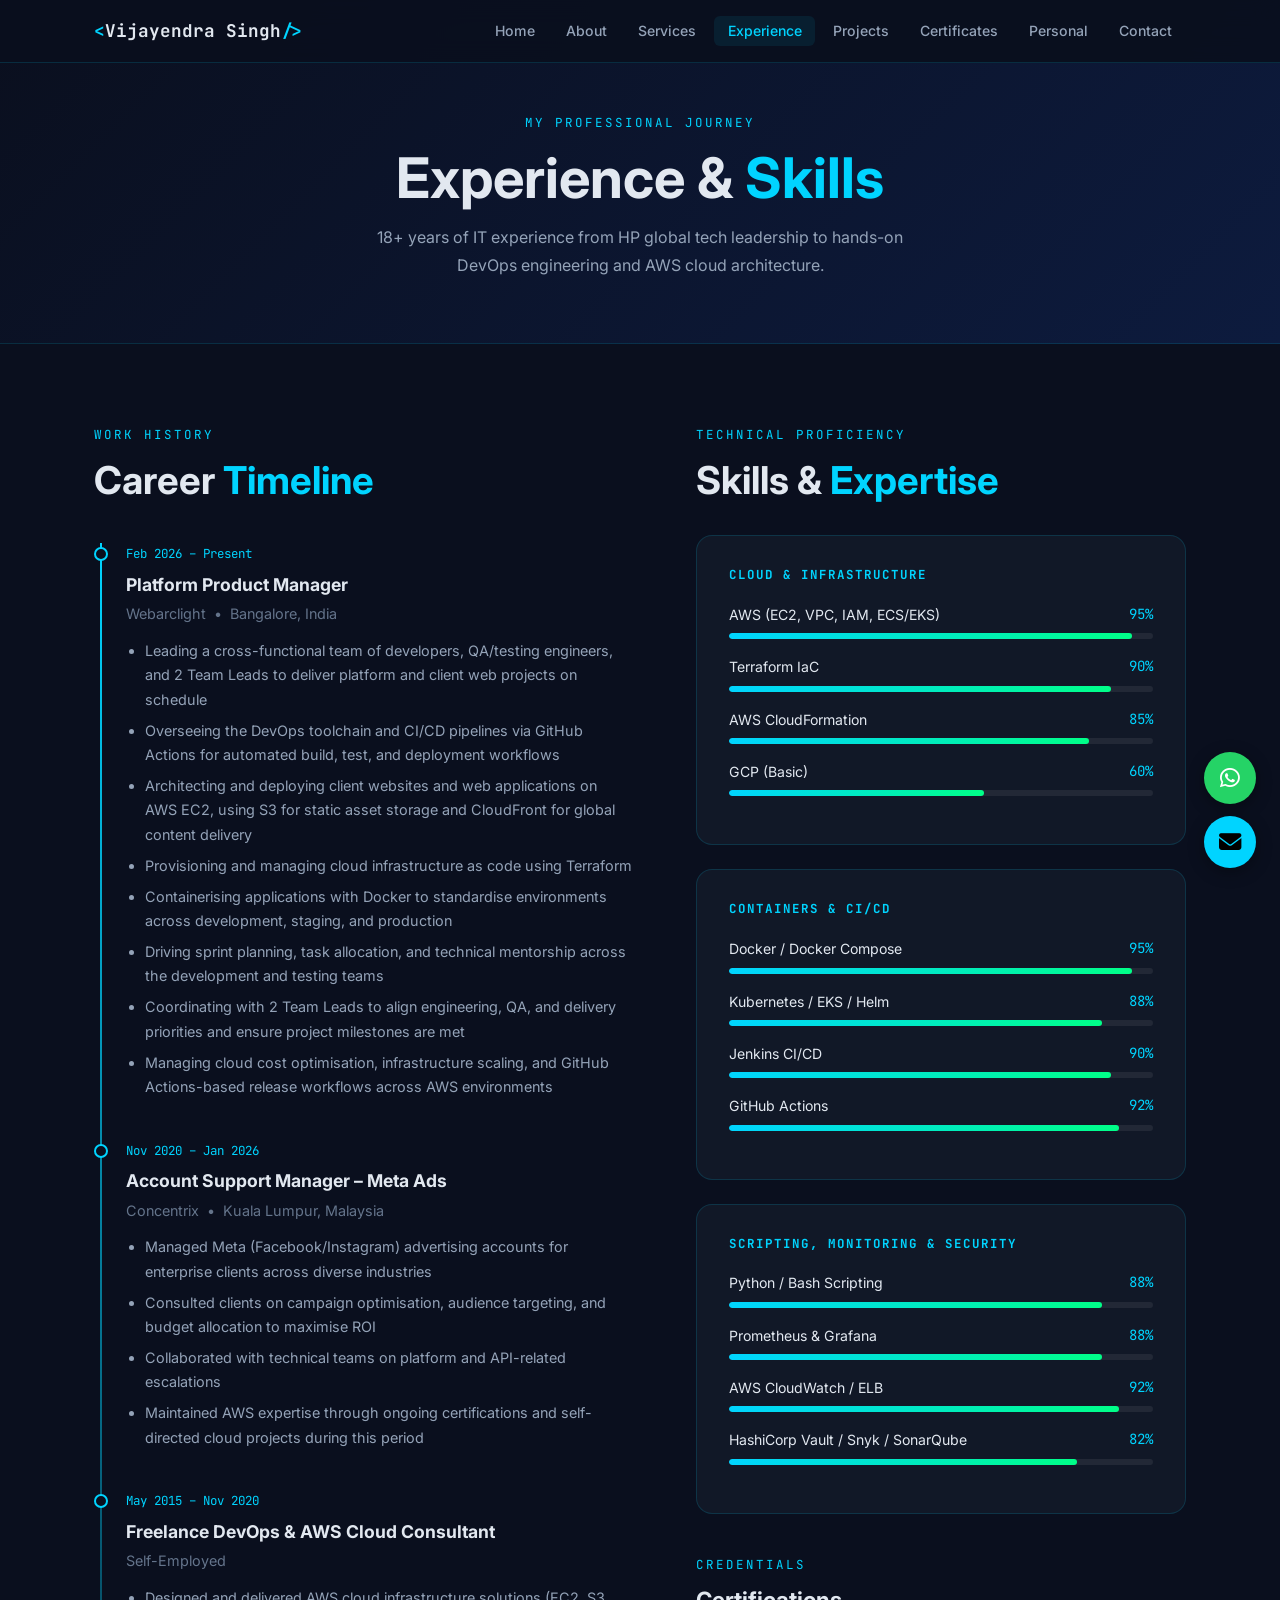
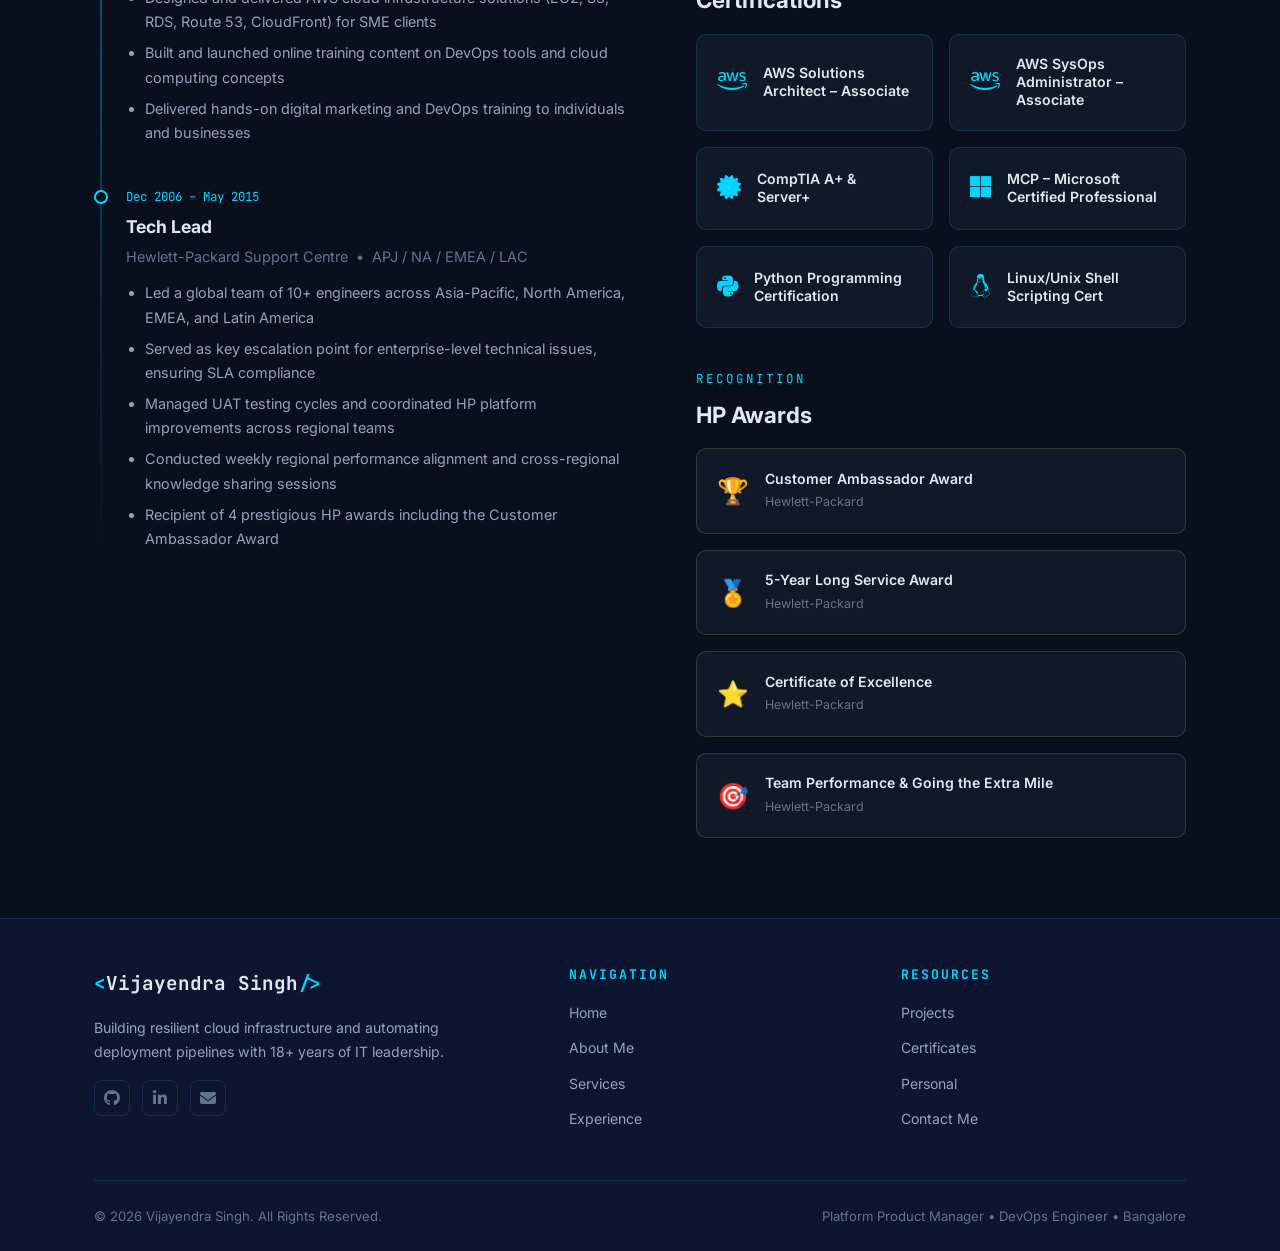
<file: experience.html>
<!DOCTYPE html>
<html lang="en">
<head>
  <meta charset="UTF-8"><meta name="viewport" content="width=device-width, initial-scale=1.0">
  <title>Experience &amp; Skills | Vijayendra Singh</title>
  <meta name="description" content="Professional experience, technical skills, and certifications of Vijayendra Singh – Platform Product Manager, DevOps Engineer & AWS Certified Architect.">
  <link rel="stylesheet" href="assets/css/style.css">
  <link rel="stylesheet" href="https://cdnjs.cloudflare.com/ajax/libs/font-awesome/6.5.0/css/all.min.css">
  <link href="https://fonts.googleapis.com/css2?family=Inter:wght@400;500;600;700;800&family=JetBrains+Mono:wght@400;600;700&display=swap" rel="stylesheet">
</head>
<body>
<nav class="navbar">
  <div class="container">
    <a href="index.html" class="nav-logo">&lt;<span>Vijayendra Singh</span>/&gt;</a>
    <ul class="nav-links" id="navLinks">
      <li><a href="index.html">Home</a></li>
      <li><a href="about.html">About</a></li>
      <li><a href="services.html">Services</a></li>
      <li><a href="experience.html">Experience</a></li>
      <li><a href="projects.html">Projects</a></li>
      <li><a href="certificates.html">Certificates</a></li>
      <li><a href="personal/index.html">Personal</a></li>
      <li><a href="contact.html">Contact</a></li>
    </ul>
    <span class="nav-toggle" onclick="document.getElementById('navLinks').classList.toggle('open')">&#9776;</span>
  </div>
</nav>
<div class="page-hero">
  <div class="container">
    <div class="section-label">My Professional Journey</div>
    <h1>Experience &amp; <span style="color:var(--accent-cyan)">Skills</span></h1>
    <p style="margin-top:.75rem;color:var(--text-secondary);max-width:580px;margin-left:auto;margin-right:auto;">
      18+ years of IT experience from HP global tech leadership to hands-on DevOps engineering and AWS cloud architecture.
    </p>
  </div>
</div>

<section class="section">
  <div class="container">
    <div style="display:grid;grid-template-columns:1.1fr 1fr;gap:4rem;align-items:start">

      <!-- TIMELINE -->
      <div>
        <div class="section-label">Work History</div>
        <h2 style="margin-bottom:2.5rem">Career <span style="color:var(--accent-cyan)">Timeline</span></h2>

        <div class="timeline">
          <div class="timeline-item">
            <div class="timeline-dot"></div>
            <div class="timeline-date">Feb 2026 – Present</div>
            <div class="timeline-title">Platform Product Manager</div>
            <div class="timeline-company">Webarclight &nbsp;&bull;&nbsp; Bangalore, India</div>
            <ul class="timeline-bullets">
              <li>Leading a cross-functional team of developers, QA/testing engineers, and 2 Team Leads to deliver platform and client web projects on schedule</li>
              <li>Overseeing the DevOps toolchain and CI/CD pipelines via GitHub Actions for automated build, test, and deployment workflows</li>
              <li>Architecting and deploying client websites and web applications on AWS EC2, using S3 for static asset storage and CloudFront for global content delivery</li>
              <li>Provisioning and managing cloud infrastructure as code using Terraform</li>
              <li>Containerising applications with Docker to standardise environments across development, staging, and production</li>
              <li>Driving sprint planning, task allocation, and technical mentorship across the development and testing teams</li>
              <li>Coordinating with 2 Team Leads to align engineering, QA, and delivery priorities and ensure project milestones are met</li>
              <li>Managing cloud cost optimisation, infrastructure scaling, and GitHub Actions-based release workflows across AWS environments</li>
            </ul>
          </div>

          <div class="timeline-item">
            <div class="timeline-dot"></div>
            <div class="timeline-date">Nov 2020 – Jan 2026</div>
            <div class="timeline-title">Account Support Manager – Meta Ads</div>
            <div class="timeline-company">Concentrix &nbsp;&bull;&nbsp; Kuala Lumpur, Malaysia</div>
            <ul class="timeline-bullets">
              <li>Managed Meta (Facebook/Instagram) advertising accounts for enterprise clients across diverse industries</li>
              <li>Consulted clients on campaign optimisation, audience targeting, and budget allocation to maximise ROI</li>
              <li>Collaborated with technical teams on platform and API-related escalations</li>
              <li>Maintained AWS expertise through ongoing certifications and self-directed cloud projects during this period</li>
            </ul>
          </div>

          <div class="timeline-item">
            <div class="timeline-dot"></div>
            <div class="timeline-date">May 2015 – Nov 2020</div>
            <div class="timeline-title">Freelance DevOps &amp; AWS Cloud Consultant</div>
            <div class="timeline-company">Self-Employed</div>
            <ul class="timeline-bullets">
              <li>Designed and delivered AWS cloud infrastructure solutions (EC2, S3, RDS, Route 53, CloudFront) for SME clients</li>
              <li>Built and launched online training content on DevOps tools and cloud computing concepts</li>
              <li>Delivered hands-on digital marketing and DevOps training to individuals and businesses</li>
            </ul>
          </div>

          <div class="timeline-item">
            <div class="timeline-dot"></div>
            <div class="timeline-date">Dec 2006 – May 2015</div>
            <div class="timeline-title">Tech Lead</div>
            <div class="timeline-company">Hewlett-Packard Support Centre &nbsp;&bull;&nbsp; APJ / NA / EMEA / LAC</div>
            <ul class="timeline-bullets">
              <li>Led a global team of 10+ engineers across Asia-Pacific, North America, EMEA, and Latin America</li>
              <li>Served as key escalation point for enterprise-level technical issues, ensuring SLA compliance</li>
              <li>Managed UAT testing cycles and coordinated HP platform improvements across regional teams</li>
              <li>Conducted weekly regional performance alignment and cross-regional knowledge sharing sessions</li>
              <li>Recipient of 4 prestigious HP awards including the Customer Ambassador Award</li>
            </ul>
          </div>
        </div>
      </div>

      <!-- SKILLS + CERTS -->
      <div>
        <div class="section-label">Technical Proficiency</div>
        <h2 style="margin-bottom:2rem">Skills &amp; <span style="color:var(--accent-cyan)">Expertise</span></h2>

        <div class="card" style="margin-bottom:1.5rem">
          <h4 style="font-size:.78rem;letter-spacing:2px;text-transform:uppercase;color:var(--accent-cyan);font-family:var(--font-mono);margin-bottom:1.25rem">Cloud &amp; Infrastructure</h4>
          <div class="skill-bar-wrap"><div class="skill-bar-header"><span>AWS (EC2, VPC, IAM, ECS/EKS)</span><span>95%</span></div><div class="skill-bar"><div class="skill-fill" style="width:95%"></div></div></div>
          <div class="skill-bar-wrap"><div class="skill-bar-header"><span>Terraform IaC</span><span>90%</span></div><div class="skill-bar"><div class="skill-fill" style="width:90%"></div></div></div>
          <div class="skill-bar-wrap"><div class="skill-bar-header"><span>AWS CloudFormation</span><span>85%</span></div><div class="skill-bar"><div class="skill-fill" style="width:85%"></div></div></div>
          <div class="skill-bar-wrap"><div class="skill-bar-header"><span>GCP (Basic)</span><span>60%</span></div><div class="skill-bar"><div class="skill-fill" style="width:60%"></div></div></div>
        </div>

        <div class="card" style="margin-bottom:1.5rem">
          <h4 style="font-size:.78rem;letter-spacing:2px;text-transform:uppercase;color:var(--accent-cyan);font-family:var(--font-mono);margin-bottom:1.25rem">Containers &amp; CI/CD</h4>
          <div class="skill-bar-wrap"><div class="skill-bar-header"><span>Docker / Docker Compose</span><span>95%</span></div><div class="skill-bar"><div class="skill-fill" style="width:95%"></div></div></div>
          <div class="skill-bar-wrap"><div class="skill-bar-header"><span>Kubernetes / EKS / Helm</span><span>88%</span></div><div class="skill-bar"><div class="skill-fill" style="width:88%"></div></div></div>
          <div class="skill-bar-wrap"><div class="skill-bar-header"><span>Jenkins CI/CD</span><span>90%</span></div><div class="skill-bar"><div class="skill-fill" style="width:90%"></div></div></div>
          <div class="skill-bar-wrap"><div class="skill-bar-header"><span>GitHub Actions</span><span>92%</span></div><div class="skill-bar"><div class="skill-fill" style="width:92%"></div></div></div>
        </div>

        <div class="card" style="margin-bottom:1.5rem">
          <h4 style="font-size:.78rem;letter-spacing:2px;text-transform:uppercase;color:var(--accent-cyan);font-family:var(--font-mono);margin-bottom:1.25rem">Scripting, Monitoring &amp; Security</h4>
          <div class="skill-bar-wrap"><div class="skill-bar-header"><span>Python / Bash Scripting</span><span>88%</span></div><div class="skill-bar"><div class="skill-fill" style="width:88%"></div></div></div>
          <div class="skill-bar-wrap"><div class="skill-bar-header"><span>Prometheus &amp; Grafana</span><span>88%</span></div><div class="skill-bar"><div class="skill-fill" style="width:88%"></div></div></div>
          <div class="skill-bar-wrap"><div class="skill-bar-header"><span>AWS CloudWatch / ELB</span><span>92%</span></div><div class="skill-bar"><div class="skill-fill" style="width:92%"></div></div></div>
          <div class="skill-bar-wrap"><div class="skill-bar-header"><span>HashiCorp Vault / Snyk / SonarQube</span><span>82%</span></div><div class="skill-bar"><div class="skill-fill" style="width:82%"></div></div></div>
        </div>

        <!-- CERTIFICATIONS -->
        <div class="section-label" style="margin-top:2.5rem">Credentials</div>
        <h3 style="margin-bottom:1.25rem">Certifications</h3>
        <div class="certs-grid" style="grid-template-columns:1fr 1fr">
          <div class="cert-card"><div class="cert-icon"><i class="fab fa-aws"></i></div><div class="cert-name">AWS Solutions Architect – Associate</div></div>
          <div class="cert-card"><div class="cert-icon"><i class="fab fa-aws"></i></div><div class="cert-name">AWS SysOps Administrator – Associate</div></div>
          <div class="cert-card"><div class="cert-icon"><i class="fas fa-certificate"></i></div><div class="cert-name">CompTIA A+ &amp; Server+</div></div>
          <div class="cert-card"><div class="cert-icon"><i class="fab fa-microsoft"></i></div><div class="cert-name">MCP – Microsoft Certified Professional</div></div>
          <div class="cert-card"><div class="cert-icon"><i class="fab fa-python"></i></div><div class="cert-name">Python Programming Certification</div></div>
          <div class="cert-card"><div class="cert-icon"><i class="fab fa-linux"></i></div><div class="cert-name">Linux/Unix Shell Scripting Cert</div></div>
        </div>

        <!-- AWARDS -->
        <div class="section-label" style="margin-top:2.5rem">Recognition</div>
        <h3 style="margin-bottom:1.25rem">HP Awards</h3>
        <div class="awards-grid" style="grid-template-columns:1fr">
          <div class="award-card"><div class="award-icon">&#127942;</div><div><div class="award-name">Customer Ambassador Award</div><div class="award-org">Hewlett-Packard</div></div></div>
          <div class="award-card"><div class="award-icon">&#127941;</div><div><div class="award-name">5-Year Long Service Award</div><div class="award-org">Hewlett-Packard</div></div></div>
          <div class="award-card"><div class="award-icon">&#11088;</div><div><div class="award-name">Certificate of Excellence</div><div class="award-org">Hewlett-Packard</div></div></div>
          <div class="award-card"><div class="award-icon">&#127919;</div><div><div class="award-name">Team Performance &amp; Going the Extra Mile</div><div class="award-org">Hewlett-Packard</div></div></div>
        </div>
      </div>
    </div>
  </div>
</section>

<footer>
  <div class="container">
    <div class="footer-top">
      <div class="footer-brand">
        <div class="nav-logo">&lt;<span>Vijayendra Singh</span>/&gt;</div>
        <p>Building resilient cloud infrastructure and automating deployment pipelines with 18+ years of IT leadership.</p>
        <div class="footer-social">
          <a href="https://github.com/vizz-bob" target="_blank"><i class="fab fa-github"></i></a>
          <a href="https://www.linkedin.com/in/vijayendra-s/" target="_blank"><i class="fab fa-linkedin-in"></i></a>
          <a href="mailto:vizz.bob@gmail.com"><i class="fas fa-envelope"></i></a>
        </div>
      </div>
      <div class="footer-col">
        <h4>Navigation</h4>
        <ul>
          <li><a href="index.html">Home</a></li>
          <li><a href="about.html">About Me</a></li>
          <li><a href="services.html">Services</a></li>
          <li><a href="experience.html">Experience</a></li>
        </ul>
      </div>
      <div class="footer-col">
        <h4>Resources</h4>
        <ul>
          <li><a href="projects.html">Projects</a></li>
          <li><a href="certificates.html">Certificates</a></li>
      <li><a href="personal/index.html">Personal</a></li>
          <li><a href="contact.html">Contact Me</a></li>
        </ul>
      </div>
    </div>
    <div class="footer-bottom">
      <span>&copy; 2026 Vijayendra Singh. All Rights Reserved.</span>
      <span>Platform Product Manager &bull; DevOps Engineer &bull; Bangalore</span>
    </div>
  </div>
</footer>
<script>
  const links = document.querySelectorAll('.nav-links a');
  links.forEach(l => { if(l.href === location.href) l.classList.add('active'); });
</script>

<!-- FLOATING CHAT BUTTONS -->
<div class="float-chat-wrap">
  <a href="https://wa.me/919036336111?text=Hi%20Vijayendra%2C%20I%20found%20your%20portfolio%20and%20would%20like%20to%20connect!" 
     target="_blank" class="float-btn whatsapp" title="WhatsApp">
    <i class="fab fa-whatsapp"></i>
    <span class="float-tooltip">Chat on WhatsApp</span>
  </a>
  <a href="mailto:vizz.bob@gmail.com?subject=Portfolio%20Enquiry" 
     class="float-btn email-btn" title="Email">
    <i class="fas fa-envelope"></i>
    <span class="float-tooltip">Send Email</span>
  </a>
</div>
</body>
</html>
</file>
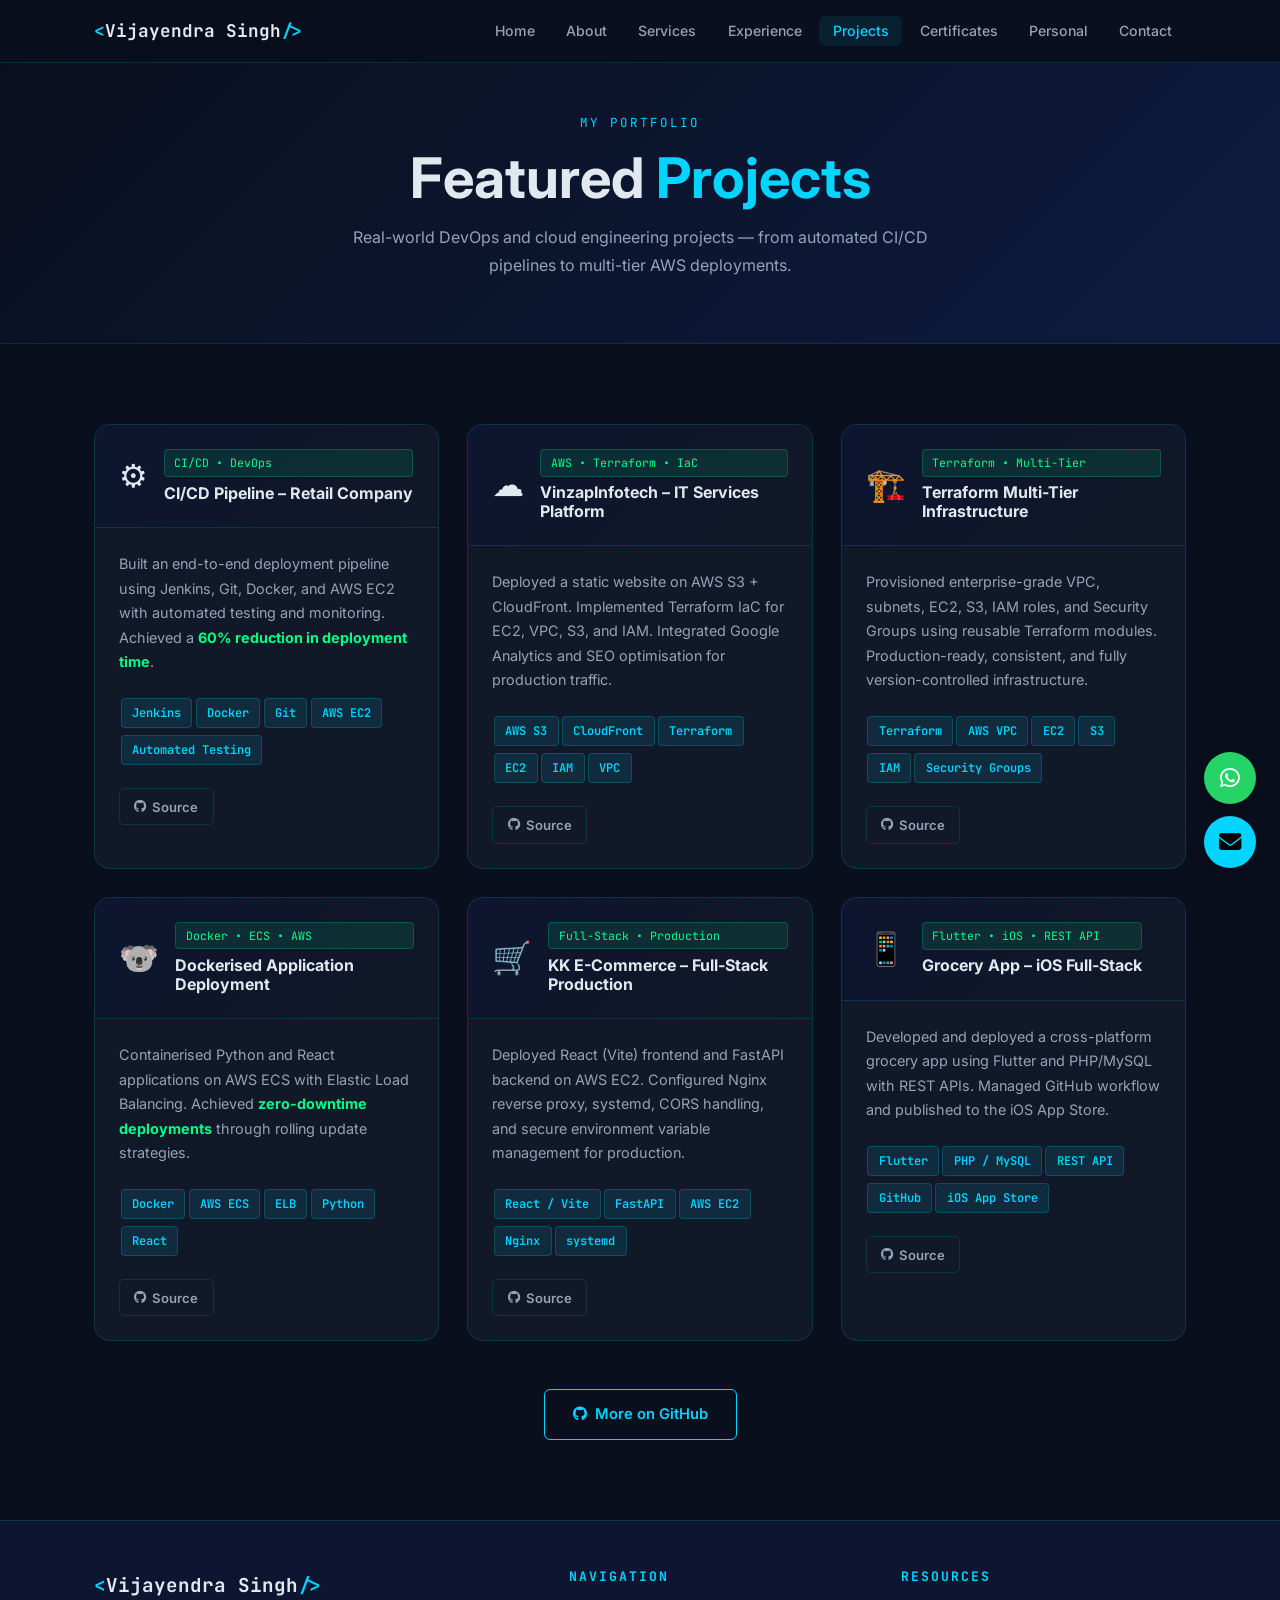
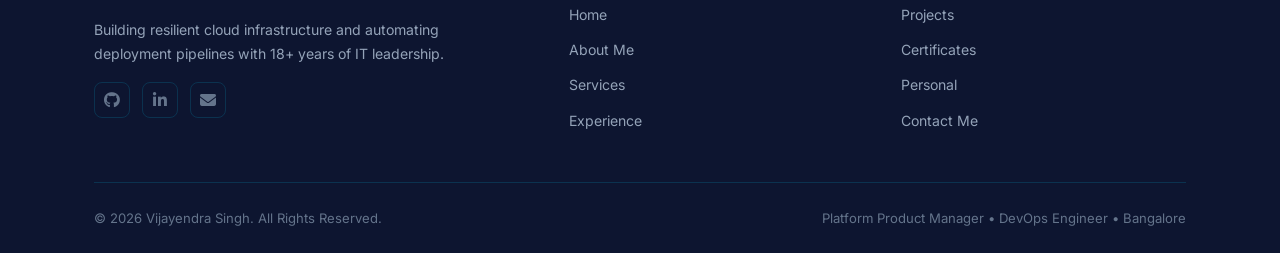
<file: projects.html>
<!DOCTYPE html>
<html lang="en">
<head>
  <meta charset="UTF-8"><meta name="viewport" content="width=device-width, initial-scale=1.0">
  <title>Projects | Vijayendra Singh</title>
  <meta name="description" content="DevOps and cloud engineering projects by Vijayendra Singh — CI/CD pipelines, Terraform infrastructure, Kubernetes deployments, and full-stack production releases.">
  <link rel="stylesheet" href="assets/css/style.css">
  <link rel="stylesheet" href="https://cdnjs.cloudflare.com/ajax/libs/font-awesome/6.5.0/css/all.min.css">
  <link href="https://fonts.googleapis.com/css2?family=Inter:wght@400;500;600;700;800&family=JetBrains+Mono:wght@400;600;700&display=swap" rel="stylesheet">
</head>
<body>
<nav class="navbar">
  <div class="container">
    <a href="index.html" class="nav-logo">&lt;<span>Vijayendra Singh</span>/&gt;</a>
    <ul class="nav-links" id="navLinks">
      <li><a href="index.html">Home</a></li>
      <li><a href="about.html">About</a></li>
      <li><a href="services.html">Services</a></li>
      <li><a href="experience.html">Experience</a></li>
      <li><a href="projects.html">Projects</a></li>
      <li><a href="certificates.html">Certificates</a></li>
      <li><a href="personal/index.html">Personal</a></li>
      <li><a href="contact.html">Contact</a></li>
    </ul>
    <span class="nav-toggle" onclick="document.getElementById('navLinks').classList.toggle('open')">&#9776;</span>
  </div>
</nav>
<div class="page-hero">
  <div class="container">
    <div class="section-label">My Portfolio</div>
    <h1>Featured <span style="color:var(--accent-cyan)">Projects</span></h1>
    <p style="margin-top:.75rem;color:var(--text-secondary);max-width:580px;margin-left:auto;margin-right:auto;">
      Real-world DevOps and cloud engineering projects — from automated CI/CD pipelines to multi-tier AWS deployments.
    </p>
  </div>
</div>

<section class="section">
  <div class="container">
    <div class="projects-grid">

      <div class="project-card">
        <div class="project-header">
          <div class="project-icon">&#9881;&#65039;</div>
          <div>
            <div class="project-badge">CI/CD &bull; DevOps</div>
            <h3 style="margin-top:.4rem;font-size:1rem">CI/CD Pipeline – Retail Company</h3>
          </div>
        </div>
        <div class="project-body">
          <p>Built an end-to-end deployment pipeline using Jenkins, Git, Docker, and AWS EC2 with automated testing and monitoring. Achieved a <strong style="color:var(--accent-green)">60% reduction in deployment time</strong>.</p>
          <div class="project-tags">
            <span class="tag">Jenkins</span><span class="tag">Docker</span><span class="tag">Git</span><span class="tag">AWS EC2</span><span class="tag">Automated Testing</span>
          </div>
          <div class="project-links">
            <a href="https://github.com/vizz-bob" target="_blank"><i class="fab fa-github"></i> Source</a>
          </div>
        </div>
      </div>

      <div class="project-card">
        <div class="project-header">
          <div class="project-icon">&#9729;&#65039;</div>
          <div>
            <div class="project-badge">AWS &bull; Terraform &bull; IaC</div>
            <h3 style="margin-top:.4rem;font-size:1rem">VinzapInfotech – IT Services Platform</h3>
          </div>
        </div>
        <div class="project-body">
          <p>Deployed a static website on AWS S3 + CloudFront. Implemented Terraform IaC for EC2, VPC, S3, and IAM. Integrated Google Analytics and SEO optimisation for production traffic.</p>
          <div class="project-tags">
            <span class="tag">AWS S3</span><span class="tag">CloudFront</span><span class="tag">Terraform</span><span class="tag">EC2</span><span class="tag">IAM</span><span class="tag">VPC</span>
          </div>
          <div class="project-links">
            <a href="https://github.com/vizz-bob" target="_blank"><i class="fab fa-github"></i> Source</a>
          </div>
        </div>
      </div>

      <div class="project-card">
        <div class="project-header">
          <div class="project-icon">&#127959;&#65039;</div>
          <div>
            <div class="project-badge">Terraform &bull; Multi-Tier</div>
            <h3 style="margin-top:.4rem;font-size:1rem">Terraform Multi-Tier Infrastructure</h3>
          </div>
        </div>
        <div class="project-body">
          <p>Provisioned enterprise-grade VPC, subnets, EC2, S3, IAM roles, and Security Groups using reusable Terraform modules. Production-ready, consistent, and fully version-controlled infrastructure.</p>
          <div class="project-tags">
            <span class="tag">Terraform</span><span class="tag">AWS VPC</span><span class="tag">EC2</span><span class="tag">S3</span><span class="tag">IAM</span><span class="tag">Security Groups</span>
          </div>
          <div class="project-links">
            <a href="https://github.com/vizz-bob" target="_blank"><i class="fab fa-github"></i> Source</a>
          </div>
        </div>
      </div>

      <div class="project-card">
        <div class="project-header">
          <div class="project-icon">&#128040;</div>
          <div>
            <div class="project-badge">Docker &bull; ECS &bull; AWS</div>
            <h3 style="margin-top:.4rem;font-size:1rem">Dockerised Application Deployment</h3>
          </div>
        </div>
        <div class="project-body">
          <p>Containerised Python and React applications on AWS ECS with Elastic Load Balancing. Achieved <strong style="color:var(--accent-green)">zero-downtime deployments</strong> through rolling update strategies.</p>
          <div class="project-tags">
            <span class="tag">Docker</span><span class="tag">AWS ECS</span><span class="tag">ELB</span><span class="tag">Python</span><span class="tag">React</span>
          </div>
          <div class="project-links">
            <a href="https://github.com/vizz-bob" target="_blank"><i class="fab fa-github"></i> Source</a>
          </div>
        </div>
      </div>

      <div class="project-card">
        <div class="project-header">
          <div class="project-icon">&#128722;</div>
          <div>
            <div class="project-badge">Full-Stack &bull; Production</div>
            <h3 style="margin-top:.4rem;font-size:1rem">KK E-Commerce – Full-Stack Production</h3>
          </div>
        </div>
        <div class="project-body">
          <p>Deployed React (Vite) frontend and FastAPI backend on AWS EC2. Configured Nginx reverse proxy, systemd, CORS handling, and secure environment variable management for production.</p>
          <div class="project-tags">
            <span class="tag">React / Vite</span><span class="tag">FastAPI</span><span class="tag">AWS EC2</span><span class="tag">Nginx</span><span class="tag">systemd</span>
          </div>
          <div class="project-links">
            <a href="https://github.com/vizz-bob" target="_blank"><i class="fab fa-github"></i> Source</a>
          </div>
        </div>
      </div>

      <div class="project-card">
        <div class="project-header">
          <div class="project-icon">&#128241;</div>
          <div>
            <div class="project-badge">Flutter &bull; iOS &bull; REST API</div>
            <h3 style="margin-top:.4rem;font-size:1rem">Grocery App – iOS Full-Stack</h3>
          </div>
        </div>
        <div class="project-body">
          <p>Developed and deployed a cross-platform grocery app using Flutter and PHP/MySQL with REST APIs. Managed GitHub workflow and published to the iOS App Store.</p>
          <div class="project-tags">
            <span class="tag">Flutter</span><span class="tag">PHP / MySQL</span><span class="tag">REST API</span><span class="tag">GitHub</span><span class="tag">iOS App Store</span>
          </div>
          <div class="project-links">
            <a href="https://github.com/vizz-bob" target="_blank"><i class="fab fa-github"></i> Source</a>
          </div>
        </div>
      </div>

    </div>

    <div style="text-align:center;margin-top:3rem">
      <a href="https://github.com/vizz-bob" target="_blank" class="btn btn-outline"><i class="fab fa-github"></i> More on GitHub</a>
    </div>
  </div>
</section>

<footer>
  <div class="container">
    <div class="footer-top">
      <div class="footer-brand">
        <div class="nav-logo">&lt;<span>Vijayendra Singh</span>/&gt;</div>
        <p>Building resilient cloud infrastructure and automating deployment pipelines with 18+ years of IT leadership.</p>
        <div class="footer-social">
          <a href="https://github.com/vizz-bob" target="_blank"><i class="fab fa-github"></i></a>
          <a href="https://www.linkedin.com/in/vijayendra-s/" target="_blank"><i class="fab fa-linkedin-in"></i></a>
          <a href="mailto:vizz.bob@gmail.com"><i class="fas fa-envelope"></i></a>
        </div>
      </div>
      <div class="footer-col">
        <h4>Navigation</h4>
        <ul>
          <li><a href="index.html">Home</a></li>
          <li><a href="about.html">About Me</a></li>
          <li><a href="services.html">Services</a></li>
          <li><a href="experience.html">Experience</a></li>
        </ul>
      </div>
      <div class="footer-col">
        <h4>Resources</h4>
        <ul>
          <li><a href="projects.html">Projects</a></li>
          <li><a href="certificates.html">Certificates</a></li>
      <li><a href="personal/index.html">Personal</a></li>
          <li><a href="contact.html">Contact Me</a></li>
        </ul>
      </div>
    </div>
    <div class="footer-bottom">
      <span>&copy; 2026 Vijayendra Singh. All Rights Reserved.</span>
      <span>Platform Product Manager &bull; DevOps Engineer &bull; Bangalore</span>
    </div>
  </div>
</footer>
<script>
  const links = document.querySelectorAll('.nav-links a');
  links.forEach(l => { if(l.href === location.href) l.classList.add('active'); });
</script>

<!-- FLOATING CHAT BUTTONS -->
<div class="float-chat-wrap">
  <a href="https://wa.me/919036336111?text=Hi%20Vijayendra%2C%20I%20found%20your%20portfolio%20and%20would%20like%20to%20connect!" 
     target="_blank" class="float-btn whatsapp" title="WhatsApp">
    <i class="fab fa-whatsapp"></i>
    <span class="float-tooltip">Chat on WhatsApp</span>
  </a>
  <a href="mailto:vizz.bob@gmail.com?subject=Portfolio%20Enquiry" 
     class="float-btn email-btn" title="Email">
    <i class="fas fa-envelope"></i>
    <span class="float-tooltip">Send Email</span>
  </a>
</div>
</body>
</html>
</file>
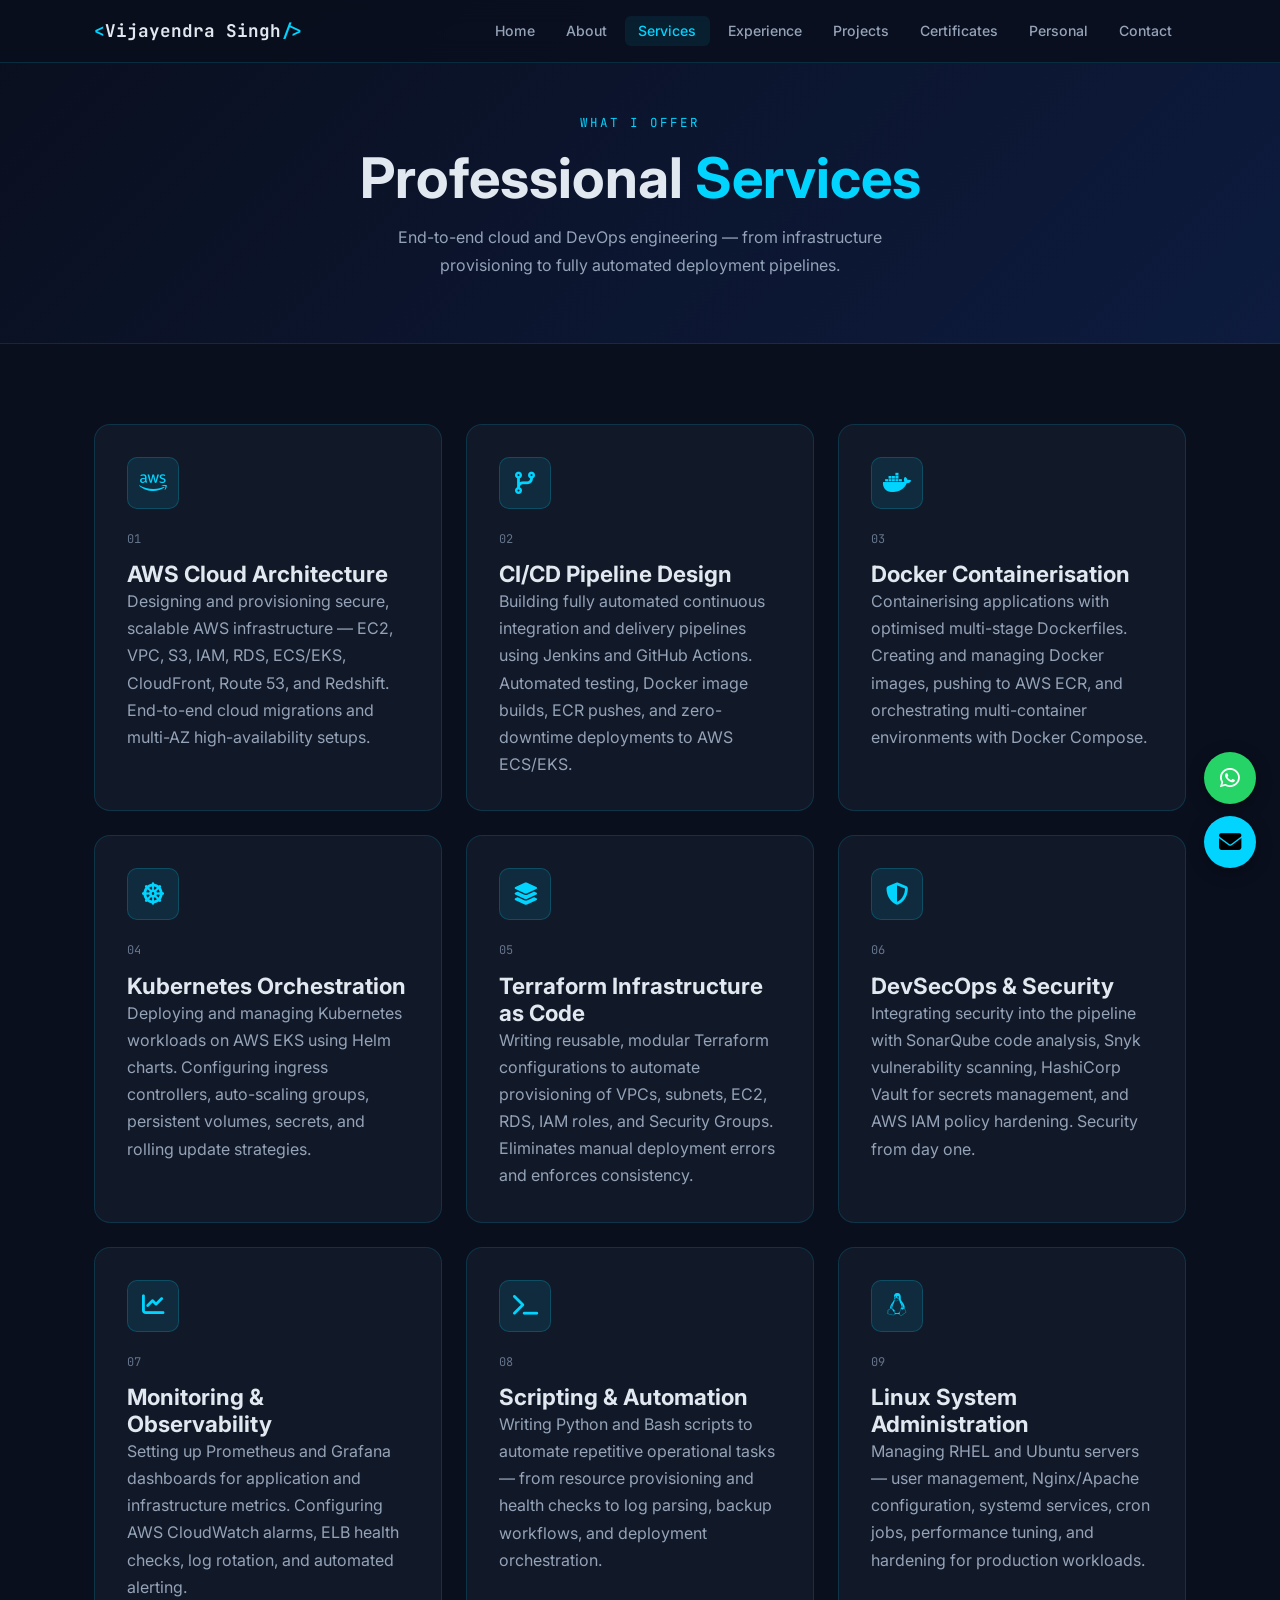
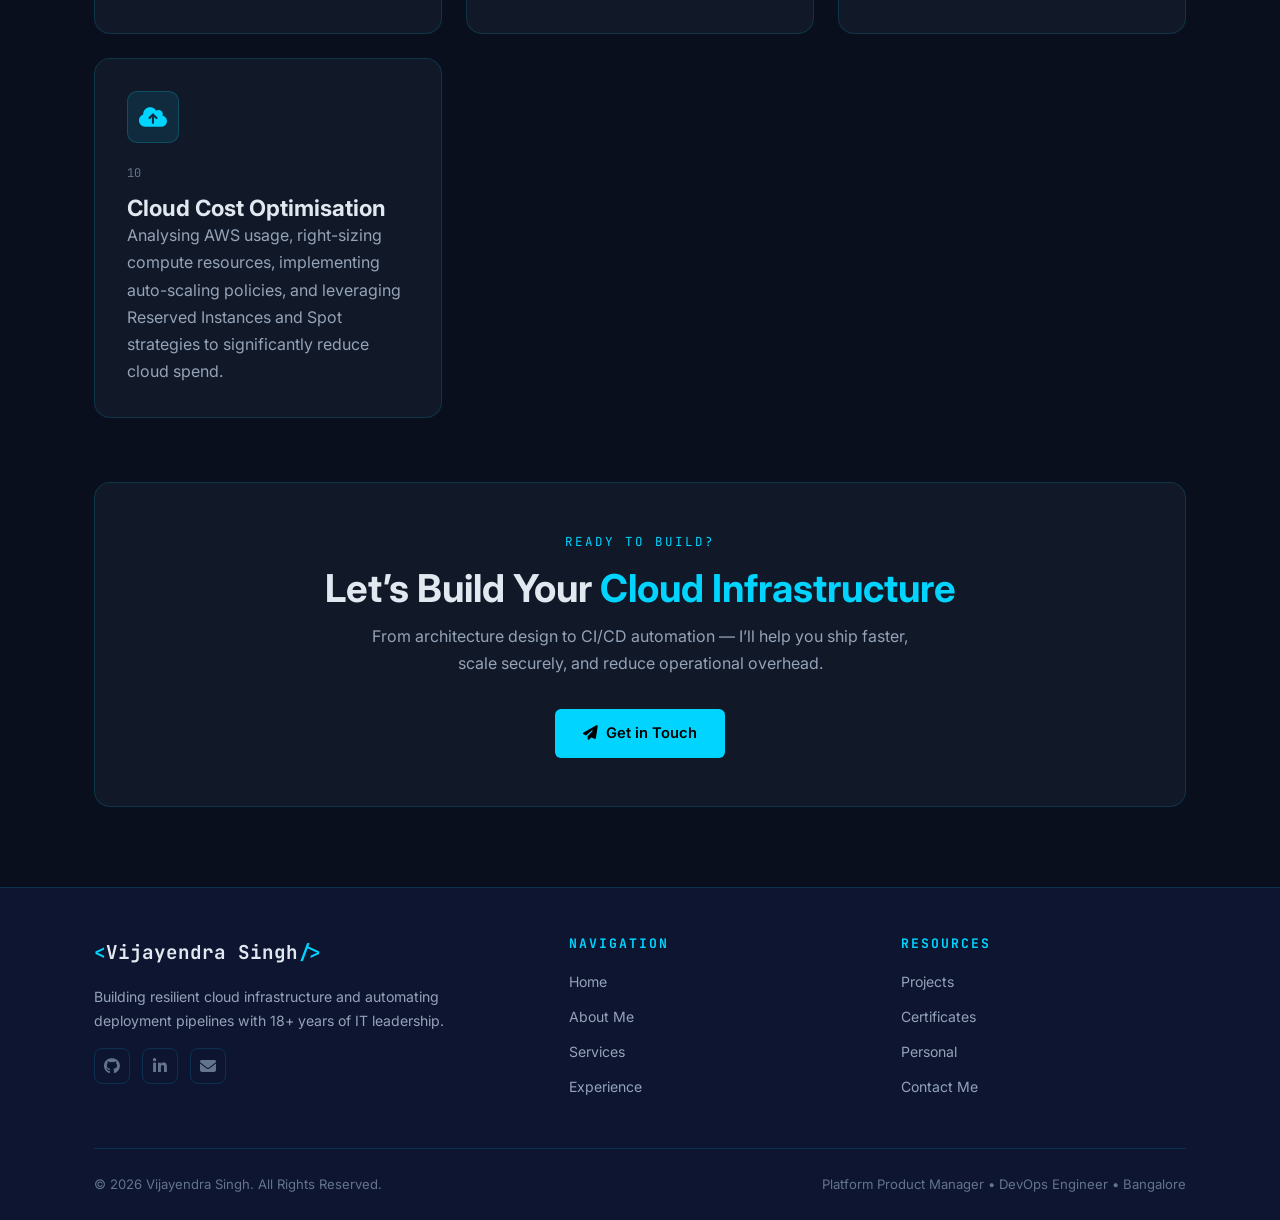
<file: services.html>
<!DOCTYPE html>
<html lang="en">
<head>
  <meta charset="UTF-8"><meta name="viewport" content="width=device-width, initial-scale=1.0">
  <title>Services | Vijayendra Singh</title>
  <meta name="description" content="DevOps, AWS Cloud, CI/CD, Docker, Kubernetes, Terraform, and monitoring services offered by Vijayendra Singh.">
  <link rel="stylesheet" href="assets/css/style.css">
  <link rel="stylesheet" href="https://cdnjs.cloudflare.com/ajax/libs/font-awesome/6.5.0/css/all.min.css">
  <link href="https://fonts.googleapis.com/css2?family=Inter:wght@400;500;600;700;800&family=JetBrains+Mono:wght@400;600;700&display=swap" rel="stylesheet">
</head>
<body>
<nav class="navbar">
  <div class="container">
    <a href="index.html" class="nav-logo">&lt;<span>Vijayendra Singh</span>/&gt;</a>
    <ul class="nav-links" id="navLinks">
      <li><a href="index.html">Home</a></li>
      <li><a href="about.html">About</a></li>
      <li><a href="services.html">Services</a></li>
      <li><a href="experience.html">Experience</a></li>
      <li><a href="projects.html">Projects</a></li>
      <li><a href="certificates.html">Certificates</a></li>
      <li><a href="personal/index.html">Personal</a></li>
      <li><a href="contact.html">Contact</a></li>
    </ul>
    <span class="nav-toggle" onclick="document.getElementById('navLinks').classList.toggle('open')">&#9776;</span>
  </div>
</nav>
<div class="page-hero">
  <div class="container">
    <div class="section-label">What I Offer</div>
    <h1>Professional <span style="color:var(--accent-cyan)">Services</span></h1>
    <p style="margin-top:.75rem;color:var(--text-secondary);max-width:580px;margin-left:auto;margin-right:auto;">
      End-to-end cloud and DevOps engineering — from infrastructure provisioning to fully automated deployment pipelines.
    </p>
  </div>
</div>

<section class="section">
  <div class="container">
    <div class="services-grid">

      <div class="card">
        <div class="card-icon"><i class="fab fa-aws"></i></div>
        <div class="service-num">01</div>
        <h3>AWS Cloud Architecture</h3>
        <p>Designing and provisioning secure, scalable AWS infrastructure — EC2, VPC, S3, IAM, RDS, ECS/EKS, CloudFront, Route 53, and Redshift. End-to-end cloud migrations and multi-AZ high-availability setups.</p>
      </div>

      <div class="card">
        <div class="card-icon"><i class="fas fa-code-branch"></i></div>
        <div class="service-num">02</div>
        <h3>CI/CD Pipeline Design</h3>
        <p>Building fully automated continuous integration and delivery pipelines using Jenkins and GitHub Actions. Automated testing, Docker image builds, ECR pushes, and zero-downtime deployments to AWS ECS/EKS.</p>
      </div>

      <div class="card">
        <div class="card-icon"><i class="fab fa-docker"></i></div>
        <div class="service-num">03</div>
        <h3>Docker Containerisation</h3>
        <p>Containerising applications with optimised multi-stage Dockerfiles. Creating and managing Docker images, pushing to AWS ECR, and orchestrating multi-container environments with Docker Compose.</p>
      </div>

      <div class="card">
        <div class="card-icon"><i class="fas fa-dharmachakra"></i></div>
        <div class="service-num">04</div>
        <h3>Kubernetes Orchestration</h3>
        <p>Deploying and managing Kubernetes workloads on AWS EKS using Helm charts. Configuring ingress controllers, auto-scaling groups, persistent volumes, secrets, and rolling update strategies.</p>
      </div>

      <div class="card">
        <div class="card-icon"><i class="fas fa-layer-group"></i></div>
        <div class="service-num">05</div>
        <h3>Terraform Infrastructure as Code</h3>
        <p>Writing reusable, modular Terraform configurations to automate provisioning of VPCs, subnets, EC2, RDS, IAM roles, and Security Groups. Eliminates manual deployment errors and enforces consistency.</p>
      </div>

      <div class="card">
        <div class="card-icon"><i class="fas fa-shield-alt"></i></div>
        <div class="service-num">06</div>
        <h3>DevSecOps &amp; Security</h3>
        <p>Integrating security into the pipeline with SonarQube code analysis, Snyk vulnerability scanning, HashiCorp Vault for secrets management, and AWS IAM policy hardening. Security from day one.</p>
      </div>

      <div class="card">
        <div class="card-icon"><i class="fas fa-chart-line"></i></div>
        <div class="service-num">07</div>
        <h3>Monitoring &amp; Observability</h3>
        <p>Setting up Prometheus and Grafana dashboards for application and infrastructure metrics. Configuring AWS CloudWatch alarms, ELB health checks, log rotation, and automated alerting.</p>
      </div>

      <div class="card">
        <div class="card-icon"><i class="fas fa-terminal"></i></div>
        <div class="service-num">08</div>
        <h3>Scripting &amp; Automation</h3>
        <p>Writing Python and Bash scripts to automate repetitive operational tasks — from resource provisioning and health checks to log parsing, backup workflows, and deployment orchestration.</p>
      </div>

      <div class="card">
        <div class="card-icon"><i class="fab fa-linux"></i></div>
        <div class="service-num">09</div>
        <h3>Linux System Administration</h3>
        <p>Managing RHEL and Ubuntu servers — user management, Nginx/Apache configuration, systemd services, cron jobs, performance tuning, and hardening for production workloads.</p>
      </div>

      <div class="card">
        <div class="card-icon"><i class="fas fa-cloud-upload-alt"></i></div>
        <div class="service-num">10</div>
        <h3>Cloud Cost Optimisation</h3>
        <p>Analysing AWS usage, right-sizing compute resources, implementing auto-scaling policies, and leveraging Reserved Instances and Spot strategies to significantly reduce cloud spend.</p>
      </div>

    </div>

    <!-- CTA -->
    <div style="text-align:center;margin-top:4rem;padding:3rem;background:var(--bg-card);border:1px solid var(--border);border-radius:var(--radius-lg)">
      <div class="section-label">Ready to Build?</div>
      <h2 style="margin-bottom:.75rem">Let&rsquo;s Build Your <span style="color:var(--accent-cyan)">Cloud Infrastructure</span></h2>
      <p style="max-width:540px;margin:0 auto 2rem">From architecture design to CI/CD automation — I&rsquo;ll help you ship faster, scale securely, and reduce operational overhead.</p>
      <a href="contact.html" class="btn btn-primary"><i class="fas fa-paper-plane"></i> Get in Touch</a>
    </div>
  </div>
</section>

<footer>
  <div class="container">
    <div class="footer-top">
      <div class="footer-brand">
        <div class="nav-logo">&lt;<span>Vijayendra Singh</span>/&gt;</div>
        <p>Building resilient cloud infrastructure and automating deployment pipelines with 18+ years of IT leadership.</p>
        <div class="footer-social">
          <a href="https://github.com/vizz-bob" target="_blank"><i class="fab fa-github"></i></a>
          <a href="https://www.linkedin.com/in/vijayendra-s/" target="_blank"><i class="fab fa-linkedin-in"></i></a>
          <a href="mailto:vizz.bob@gmail.com"><i class="fas fa-envelope"></i></a>
        </div>
      </div>
      <div class="footer-col">
        <h4>Navigation</h4>
        <ul>
          <li><a href="index.html">Home</a></li>
          <li><a href="about.html">About Me</a></li>
          <li><a href="services.html">Services</a></li>
          <li><a href="experience.html">Experience</a></li>
        </ul>
      </div>
      <div class="footer-col">
        <h4>Resources</h4>
        <ul>
          <li><a href="projects.html">Projects</a></li>
          <li><a href="certificates.html">Certificates</a></li>
      <li><a href="personal/index.html">Personal</a></li>
          <li><a href="contact.html">Contact Me</a></li>
        </ul>
      </div>
    </div>
    <div class="footer-bottom">
      <span>&copy; 2026 Vijayendra Singh. All Rights Reserved.</span>
      <span>Platform Product Manager &bull; DevOps Engineer &bull; Bangalore</span>
    </div>
  </div>
</footer>
<script>
  const links = document.querySelectorAll('.nav-links a');
  links.forEach(l => { if(l.href === location.href) l.classList.add('active'); });
</script>

<!-- FLOATING CHAT BUTTONS -->
<div class="float-chat-wrap">
  <a href="https://wa.me/919036336111?text=Hi%20Vijayendra%2C%20I%20found%20your%20portfolio%20and%20would%20like%20to%20connect!" 
     target="_blank" class="float-btn whatsapp" title="WhatsApp">
    <i class="fab fa-whatsapp"></i>
    <span class="float-tooltip">Chat on WhatsApp</span>
  </a>
  <a href="mailto:vizz.bob@gmail.com?subject=Portfolio%20Enquiry" 
     class="float-btn email-btn" title="Email">
    <i class="fas fa-envelope"></i>
    <span class="float-tooltip">Send Email</span>
  </a>
</div>
</body>
</html>
</file>
<file: assets/css/style.css>
/* ============================================
   VIJAYENDRA SINGH — DevOps Portfolio
   Main Stylesheet
   ============================================ */

/* ── FLOATING CHAT BUTTONS ── */
.float-chat-wrap {
  position: fixed; bottom: 2rem; right: 1.5rem;
  display: flex; flex-direction: column; align-items: flex-end;
  gap: .75rem; z-index: 9999;
}
.float-btn {
  width: 52px; height: 52px; border-radius: 50%;
  display: flex; align-items: center; justify-content: center;
  font-size: 1.4rem; cursor: pointer; text-decoration: none;
  box-shadow: 0 4px 16px rgba(0,0,0,0.35);
  transition: transform .25s ease, box-shadow .25s ease;
  position: relative;
}
.float-btn:hover { transform: translateY(-3px) scale(1.08); box-shadow: 0 8px 24px rgba(0,0,0,0.4); }
.float-btn.whatsapp { background: #25D366; color: #fff; }
.float-btn.email-btn { background: var(--accent-cyan); color: #000; }
.float-tooltip {
  position: absolute; right: 62px; top: 50%; transform: translateY(-50%);
  background: var(--bg-card); color: var(--text-primary);
  font-size: .78rem; font-weight: 600; white-space: nowrap;
  padding: .35rem .75rem; border-radius: 6px;
  border: 1px solid var(--border);
  opacity: 0; pointer-events: none; transition: opacity .2s;
}
.float-btn:hover .float-tooltip { opacity: 1; }

/* ── FORM SUCCESS ── */
.form-success {
  display: none; text-align: center; padding: 2rem;
  background: rgba(0,255,136,0.08); border: 1px solid rgba(0,255,136,0.3);
  border-radius: var(--radius-lg); color: var(--accent-green);
}

:root {
  --bg-primary:    #0a0f1e;
  --bg-secondary:  #0d1530;
  --bg-card:       #111827;
  --bg-nav:        rgba(10,15,30,0.95);
  --accent-cyan:   #00d4ff;
  --accent-green:  #00ff88;
  --accent-purple: #7c3aed;
  --text-primary:  #e2e8f0;
  --text-secondary:#94a3b8;
  --text-muted:    #64748b;
  --border:        rgba(0,212,255,0.15);
  --border-hover:  rgba(0,212,255,0.4);
  --glow:          0 0 20px rgba(0,212,255,0.2);
  --glow-strong:   0 0 40px rgba(0,212,255,0.35);
  --radius:        10px;
  --radius-lg:     16px;
  --transition:    all 0.3s ease;
  --font-mono:     'JetBrains Mono', 'Fira Code', monospace;
}

*, *::before, *::after { box-sizing: border-box; margin: 0; padding: 0; }

html { scroll-behavior: smooth; }

body {
  font-family: 'Inter', 'Segoe UI', system-ui, sans-serif;
  background: var(--bg-primary);
  color: var(--text-primary);
  line-height: 1.7;
  overflow-x: hidden;
}

a { color: var(--accent-cyan); text-decoration: none; transition: var(--transition); }
a:hover { color: var(--accent-green); }

img { max-width: 100%; display: block; }

/* ── SCROLLBAR ── */
::-webkit-scrollbar { width: 6px; }
::-webkit-scrollbar-track { background: var(--bg-primary); }
::-webkit-scrollbar-thumb { background: var(--accent-cyan); border-radius: 3px; }

/* ── TYPOGRAPHY ── */
h1, h2, h3, h4 { font-weight: 700; line-height: 1.2; }
h1 { font-size: clamp(2.2rem, 5vw, 3.5rem); }
h2 { font-size: clamp(1.6rem, 3vw, 2.4rem); }
h3 { font-size: clamp(1.1rem, 2vw, 1.4rem); }
p  { color: var(--text-secondary); }

/* ── UTILITIES ── */
.container     { max-width: 1140px; margin: 0 auto; padding: 0 1.5rem; }
.section       { padding: 5rem 0; }
.section-label { font-size: 0.78rem; letter-spacing: 3px; text-transform: uppercase; color: var(--accent-cyan); font-family: var(--font-mono); margin-bottom: 0.75rem; }
.section-title { margin-bottom: 1rem; }
.section-title span { color: var(--accent-cyan); }
.section-subtitle { font-size: 1.05rem; color: var(--text-secondary); max-width: 620px; }
.section-header { margin-bottom: 3.5rem; }
.text-center   { text-align: center; }
.text-center .section-subtitle { margin: 0 auto; }

.btn {
  display: inline-flex; align-items: center; gap: 0.5rem;
  padding: 0.75rem 1.75rem; border-radius: 6px;
  font-size: 0.92rem; font-weight: 600; cursor: pointer;
  transition: var(--transition); border: none;
}
.btn-primary {
  background: var(--accent-cyan); color: #000;
}
.btn-primary:hover { background: var(--accent-green); color: #000; transform: translateY(-2px); box-shadow: var(--glow); }
.btn-outline {
  border: 1.5px solid var(--accent-cyan); color: var(--accent-cyan); background: transparent;
}
.btn-outline:hover { background: var(--accent-cyan); color: #000; transform: translateY(-2px); }

.tag {
  display: inline-block; padding: 0.25rem 0.65rem; border-radius: 4px;
  font-size: 0.75rem; font-weight: 600; font-family: var(--font-mono);
  background: rgba(0,212,255,0.1); color: var(--accent-cyan);
  border: 1px solid rgba(0,212,255,0.2); margin: 0.2rem 0.1rem;
}

/* ── NAV ── */
.navbar {
  position: fixed; top: 0; width: 100%; z-index: 1000;
  background: var(--bg-nav); backdrop-filter: blur(12px);
  border-bottom: 1px solid var(--border);
  padding: 1rem 0;
}
.navbar .container { display: flex; align-items: center; justify-content: space-between; }
.nav-logo {
  font-family: var(--font-mono); font-size: 1.1rem; font-weight: 700;
  color: var(--accent-cyan); white-space: nowrap;
}
.nav-logo span { color: var(--text-primary); }
.nav-links { display: flex; align-items: center; list-style: none; gap: 0.25rem; }
.nav-links a {
  padding: 0.4rem 0.85rem; border-radius: 6px;
  font-size: 0.88rem; font-weight: 500; color: var(--text-secondary);
  transition: var(--transition);
}
.nav-links a:hover, .nav-links a.active { color: var(--accent-cyan); background: rgba(0,212,255,0.08); }
.nav-toggle { display: none; cursor: pointer; color: var(--accent-cyan); font-size: 1.4rem; }

/* ── HERO ── */
.hero {
  min-height: 100vh; display: flex; align-items: center;
  background: linear-gradient(135deg, var(--bg-primary) 0%, #0d1b3e 60%, #091428 100%);
  position: relative; overflow: hidden; padding-top: 80px;
}
.hero::before {
  content: ''; position: absolute; inset: 0;
  background: radial-gradient(ellipse at 70% 50%, rgba(0,212,255,0.07) 0%, transparent 70%);
  pointer-events: none;
}
.hero-grid { display: grid; grid-template-columns: 1fr 1fr; gap: 4rem; align-items: center; }
.hero-label { display: flex; align-items: center; gap: 0.75rem; margin-bottom: 1.25rem; }
.hero-label-dot { width: 8px; height: 8px; border-radius: 50%; background: var(--accent-green); animation: blink 1.2s infinite; }
.hero-label-text { font-size: 0.8rem; letter-spacing: 2px; text-transform: uppercase; color: var(--accent-green); font-family: var(--font-mono); }
@keyframes blink { 0%,100%{opacity:1} 50%{opacity:0.3} }
.hero h1 { margin-bottom: 0.5rem; }
.hero h1 span { color: var(--accent-cyan); }
.hero-subtitle {
  font-family: var(--font-mono); font-size: 1.05rem; color: var(--accent-cyan);
  margin-bottom: 1.25rem; opacity: 0.9;
}
.hero p { font-size: 1rem; margin-bottom: 2rem; max-width: 520px; }
.hero-cta { display: flex; gap: 1rem; flex-wrap: wrap; }
.hero-social { display: flex; gap: 1rem; margin-top: 2rem; }
.hero-social a {
  display: flex; align-items: center; justify-content: center;
  width: 40px; height: 40px; border-radius: 8px;
  border: 1px solid var(--border); color: var(--text-secondary);
  font-size: 1.1rem; transition: var(--transition);
}
.hero-social a:hover { border-color: var(--accent-cyan); color: var(--accent-cyan); background: rgba(0,212,255,0.08); transform: translateY(-2px); }
.hero-stats { display: flex; gap: 2rem; margin-top: 2.5rem; }
.stat { }
.stat-number { font-size: 1.8rem; font-weight: 800; color: var(--accent-cyan); line-height: 1; }
.stat-label  { font-size: 0.78rem; color: var(--text-muted); margin-top: 0.25rem; }
.hero-visual { display: flex; justify-content: center; align-items: center; }
.hero-terminal {
  background: #0d1117; border: 1px solid var(--border); border-radius: var(--radius-lg);
  padding: 1.5rem; font-family: var(--font-mono); font-size: 0.82rem;
  box-shadow: var(--glow-strong); min-width: 340px; position: relative;
}
.terminal-bar { display: flex; gap: 6px; margin-bottom: 1.25rem; }
.terminal-bar span { width: 12px; height: 12px; border-radius: 50%; }
.terminal-bar .t-red   { background: #ff5f57; }
.terminal-bar .t-yellow{ background: #febc2e; }
.terminal-bar .t-green { background: #28c840; }
.terminal-line { margin-bottom: 0.4rem; }
.t-prompt { color: var(--accent-green); }
.t-cmd    { color: var(--text-primary); }
.t-cyan   { color: var(--accent-cyan); }
.t-yellow { color: #f9e784; }
.t-muted  { color: var(--text-muted); }
.t-success{ color: var(--accent-green); }
.cursor { display: inline-block; width: 8px; height: 14px; background: var(--accent-cyan); animation: blink 1s infinite; vertical-align: text-bottom; margin-left: 2px; }

/* ── TECH STRIP ── */
.tech-strip { background: var(--bg-secondary); border-top: 1px solid var(--border); border-bottom: 1px solid var(--border); padding: 1.25rem 0; overflow: hidden; }
.tech-strip-inner { display: flex; gap: 2.5rem; animation: marquee 25s linear infinite; white-space: nowrap; }
.tech-item { display: flex; align-items: center; gap: 0.5rem; color: var(--text-muted); font-size: 0.85rem; font-family: var(--font-mono); flex-shrink: 0; }
.tech-item i { color: var(--accent-cyan); }
@keyframes marquee { from { transform: translateX(0); } to { transform: translateX(-50%); } }

/* ── CARDS ── */
.card {
  background: var(--bg-card); border: 1px solid var(--border); border-radius: var(--radius-lg);
  padding: 2rem; transition: var(--transition);
}
.card:hover { border-color: var(--border-hover); box-shadow: var(--glow); transform: translateY(-3px); }
.card-icon { width: 52px; height: 52px; border-radius: 10px; display: flex; align-items: center; justify-content: center; font-size: 1.4rem; margin-bottom: 1.25rem; background: rgba(0,212,255,0.1); color: var(--accent-cyan); border: 1px solid rgba(0,212,255,0.2); }

/* ── SKILLS GRID ── */
.skills-grid { display: grid; grid-template-columns: repeat(auto-fit, minmax(300px, 1fr)); gap: 1.5rem; }
.skill-category h4 { font-size: 0.82rem; letter-spacing: 2px; text-transform: uppercase; color: var(--accent-cyan); font-family: var(--font-mono); margin-bottom: 1.25rem; }
.skill-bar-wrap { margin-bottom: 1rem; }
.skill-bar-header { display: flex; justify-content: space-between; margin-bottom: 0.4rem; font-size: 0.88rem; }
.skill-bar-header span:last-child { color: var(--accent-cyan); font-family: var(--font-mono); }
.skill-bar { height: 6px; background: rgba(255,255,255,0.07); border-radius: 3px; overflow: hidden; }
.skill-fill { height: 100%; border-radius: 3px; background: linear-gradient(90deg, var(--accent-cyan), var(--accent-green)); transition: width 1.2s ease; }

/* ── TIMELINE ── */
.timeline { position: relative; padding-left: 2rem; }
.timeline::before { content: ''; position: absolute; left: 6px; top: 0; bottom: 0; width: 2px; background: linear-gradient(to bottom, var(--accent-cyan), transparent); }
.timeline-item { position: relative; margin-bottom: 2.5rem; }
.timeline-dot { position: absolute; left: -2rem; top: 4px; width: 14px; height: 14px; border-radius: 50%; border: 2px solid var(--accent-cyan); background: var(--bg-primary); }
.timeline-date { font-size: 0.78rem; font-family: var(--font-mono); color: var(--accent-cyan); margin-bottom: 0.35rem; }
.timeline-title { font-size: 1.1rem; font-weight: 700; margin-bottom: 0.15rem; }
.timeline-company { font-size: 0.9rem; color: var(--text-muted); margin-bottom: 0.75rem; }
.timeline-bullets { padding-left: 1.2rem; }
.timeline-bullets li { font-size: 0.9rem; color: var(--text-secondary); margin-bottom: 0.4rem; }

/* ── SERVICES GRID ── */
.services-grid { display: grid; grid-template-columns: repeat(auto-fit, minmax(280px, 1fr)); gap: 1.5rem; }
.service-num { font-family: var(--font-mono); font-size: 0.75rem; color: var(--text-muted); margin-bottom: 0.75rem; }

/* ── PROJECTS GRID ── */
.projects-grid { display: grid; grid-template-columns: repeat(auto-fit, minmax(320px, 1fr)); gap: 1.75rem; }
.project-card { background: var(--bg-card); border: 1px solid var(--border); border-radius: var(--radius-lg); overflow: hidden; transition: var(--transition); }
.project-card:hover { border-color: var(--border-hover); box-shadow: var(--glow); transform: translateY(-4px); }
.project-header { background: linear-gradient(135deg, #0d1530, #111827); padding: 1.5rem; border-bottom: 1px solid var(--border); display: flex; align-items: center; gap: 1rem; }
.project-icon { font-size: 2rem; }
.project-badge { font-size: 0.72rem; font-family: var(--font-mono); padding: 0.2rem 0.6rem; border-radius: 4px; background: rgba(0,255,136,0.1); color: var(--accent-green); border: 1px solid rgba(0,255,136,0.2); }
.project-body { padding: 1.5rem; }
.project-body h3 { margin-bottom: 0.75rem; }
.project-body p { font-size: 0.9rem; margin-bottom: 1.25rem; }
.project-tags { margin-bottom: 1.25rem; }
.project-links { display: flex; gap: 0.75rem; }
.project-links a { font-size: 0.82rem; font-weight: 600; display: flex; align-items: center; gap: 0.3rem; padding: 0.4rem 0.9rem; border: 1px solid var(--border); border-radius: 5px; color: var(--text-secondary); transition: var(--transition); }
.project-links a:hover { border-color: var(--accent-cyan); color: var(--accent-cyan); }

/* ── CERTS GRID ── */
.certs-grid { display: grid; grid-template-columns: repeat(auto-fit, minmax(220px, 1fr)); gap: 1rem; }
.cert-card { background: var(--bg-card); border: 1px solid var(--border); border-radius: var(--radius); padding: 1.25rem; display: flex; align-items: center; gap: 1rem; transition: var(--transition); }
.cert-card:hover { border-color: var(--border-hover); }
.cert-icon { font-size: 1.5rem; color: var(--accent-cyan); flex-shrink: 0; }
.cert-name { font-size: 0.88rem; font-weight: 600; line-height: 1.3; }

/* ── CONTACT ── */
.contact-grid { display: grid; grid-template-columns: 1fr 1fr; gap: 3rem; }
.contact-info-item { display: flex; align-items: center; gap: 1rem; margin-bottom: 1.5rem; }
.contact-icon { width: 48px; height: 48px; border-radius: 10px; display: flex; align-items: center; justify-content: center; font-size: 1.2rem; background: rgba(0,212,255,0.1); color: var(--accent-cyan); border: 1px solid rgba(0,212,255,0.2); flex-shrink: 0; }
.contact-label { font-size: 0.78rem; color: var(--text-muted); margin-bottom: 0.15rem; }
.contact-value { font-weight: 600; color: var(--text-primary); }
.contact-form .form-group { margin-bottom: 1.25rem; }
.contact-form label { display: block; font-size: 0.85rem; color: var(--text-muted); margin-bottom: 0.4rem; }
.contact-form input,
.contact-form textarea {
  width: 100%; background: var(--bg-card); border: 1px solid var(--border); border-radius: 8px;
  padding: 0.75rem 1rem; color: var(--text-primary); font-size: 0.9rem;
  transition: var(--transition); font-family: inherit;
}
.contact-form input:focus,
.contact-form textarea:focus { outline: none; border-color: var(--accent-cyan); box-shadow: 0 0 0 3px rgba(0,212,255,0.1); }
.contact-form textarea { resize: vertical; min-height: 130px; }

/* ── PERSONAL / BLOG ── */
.blog-grid { display: grid; grid-template-columns: repeat(auto-fit, minmax(300px, 1fr)); gap: 1.5rem; }
.blog-card { background: var(--bg-card); border: 1px solid var(--border); border-radius: var(--radius-lg); padding: 1.75rem; transition: var(--transition); }
.blog-card:hover { border-color: var(--border-hover); box-shadow: var(--glow); transform: translateY(-3px); }
.blog-cat { font-size: 0.72rem; font-family: var(--font-mono); color: var(--accent-cyan); letter-spacing: 2px; text-transform: uppercase; margin-bottom: 0.75rem; }
.blog-card h3 { margin-bottom: 0.75rem; font-size: 1.1rem; }
.blog-card p { font-size: 0.88rem; }
.blog-date { font-size: 0.78rem; color: var(--text-muted); margin-top: 1rem; }

/* ── AWARDS ── */
.awards-grid { display: grid; grid-template-columns: repeat(auto-fit, minmax(220px, 1fr)); gap: 1rem; }
.award-card { background: var(--bg-card); border: 1px solid rgba(249,231,132,0.15); border-radius: var(--radius); padding: 1.25rem; display: flex; align-items: center; gap: 1rem; transition: var(--transition); }
.award-card:hover { border-color: rgba(249,231,132,0.4); }
.award-icon { font-size: 1.6rem; flex-shrink: 0; }
.award-name { font-size: 0.88rem; font-weight: 600; line-height: 1.3; }
.award-org  { font-size: 0.78rem; color: var(--text-muted); margin-top: 0.2rem; }

/* ── FOOTER ── */
footer { background: var(--bg-secondary); border-top: 1px solid var(--border); padding: 3rem 0 1.5rem; }
.footer-top { display: grid; grid-template-columns: 1.5fr 1fr 1fr; gap: 3rem; margin-bottom: 2.5rem; }
.footer-brand .nav-logo { font-size: 1.2rem; margin-bottom: 1rem; }
.footer-brand p { font-size: 0.88rem; }
.footer-col h4 { font-size: 0.82rem; letter-spacing: 2px; text-transform: uppercase; color: var(--accent-cyan); font-family: var(--font-mono); margin-bottom: 1rem; }
.footer-col ul { list-style: none; }
.footer-col ul li { margin-bottom: 0.5rem; }
.footer-col ul a { font-size: 0.88rem; color: var(--text-secondary); transition: var(--transition); }
.footer-col ul a:hover { color: var(--accent-cyan); }
.footer-social { display: flex; gap: 0.75rem; margin-top: 1rem; }
.footer-social a { display: flex; align-items: center; justify-content: center; width: 36px; height: 36px; border-radius: 8px; border: 1px solid var(--border); color: var(--text-muted); transition: var(--transition); }
.footer-social a:hover { border-color: var(--accent-cyan); color: var(--accent-cyan); }
.footer-bottom { border-top: 1px solid var(--border); padding-top: 1.5rem; display: flex; align-items: center; justify-content: space-between; font-size: 0.82rem; color: var(--text-muted); }

/* ── PAGE HERO (inner pages) ── */
.page-hero { background: linear-gradient(135deg, var(--bg-primary) 0%, #0d1b3e 100%); padding: 7rem 0 4rem; text-align: center; border-bottom: 1px solid var(--border); }

/* ── ABOUT PAGE ── */
.about-grid { display: grid; grid-template-columns: 1fr 1.6fr; gap: 4rem; align-items: start; }
.profile-box { background: var(--bg-card); border: 1px solid var(--border); border-radius: var(--radius-lg); padding: 2rem; text-align: center; position: sticky; top: 90px; }
.profile-avatar { width: 120px; height: 120px; border-radius: 50%; border: 3px solid var(--accent-cyan); margin: 0 auto 1.25rem; display: flex; align-items: center; justify-content: center; font-size: 3rem; color: var(--accent-cyan); background: rgba(0,212,255,0.1); }
.profile-name { font-size: 1.3rem; margin-bottom: 0.3rem; }
.profile-title { font-size: 0.85rem; color: var(--accent-cyan); font-family: var(--font-mono); margin-bottom: 1.25rem; }
.profile-detail { display: flex; align-items: center; gap: 0.5rem; font-size: 0.85rem; color: var(--text-secondary); margin-bottom: 0.5rem; }
.profile-detail i { color: var(--accent-cyan); width: 16px; text-align: center; }
.values-grid { display: grid; grid-template-columns: 1fr 1fr; gap: 1rem; margin-top: 1.5rem; }
.value-card { background: var(--bg-card); border: 1px solid var(--border); border-radius: var(--radius); padding: 1.25rem; }
.value-card h4 { font-size: 0.88rem; margin-bottom: 0.4rem; color: var(--accent-cyan); }
.value-card p { font-size: 0.82rem; }

/* ── RESPONSIVE ── */
@media (max-width: 900px) {
  .hero-grid, .contact-grid, .about-grid, .footer-top { grid-template-columns: 1fr; }
  .hero-visual { display: none; }
  .profile-box { position: static; }
  .footer-top { grid-template-columns: 1fr 1fr; }
}
@media (max-width: 640px) {
  .nav-links { display: none; flex-direction: column; position: absolute; top: 100%; left: 0; right: 0; background: var(--bg-nav); padding: 1rem; gap: 0; border-bottom: 1px solid var(--border); }
  .nav-links.open { display: flex; }
  .nav-toggle { display: block; }
  .hero-stats { flex-wrap: wrap; gap: 1.5rem; }
  .footer-top { grid-template-columns: 1fr; }
  .footer-bottom { flex-direction: column; gap: 0.5rem; text-align: center; }
}
</file>
